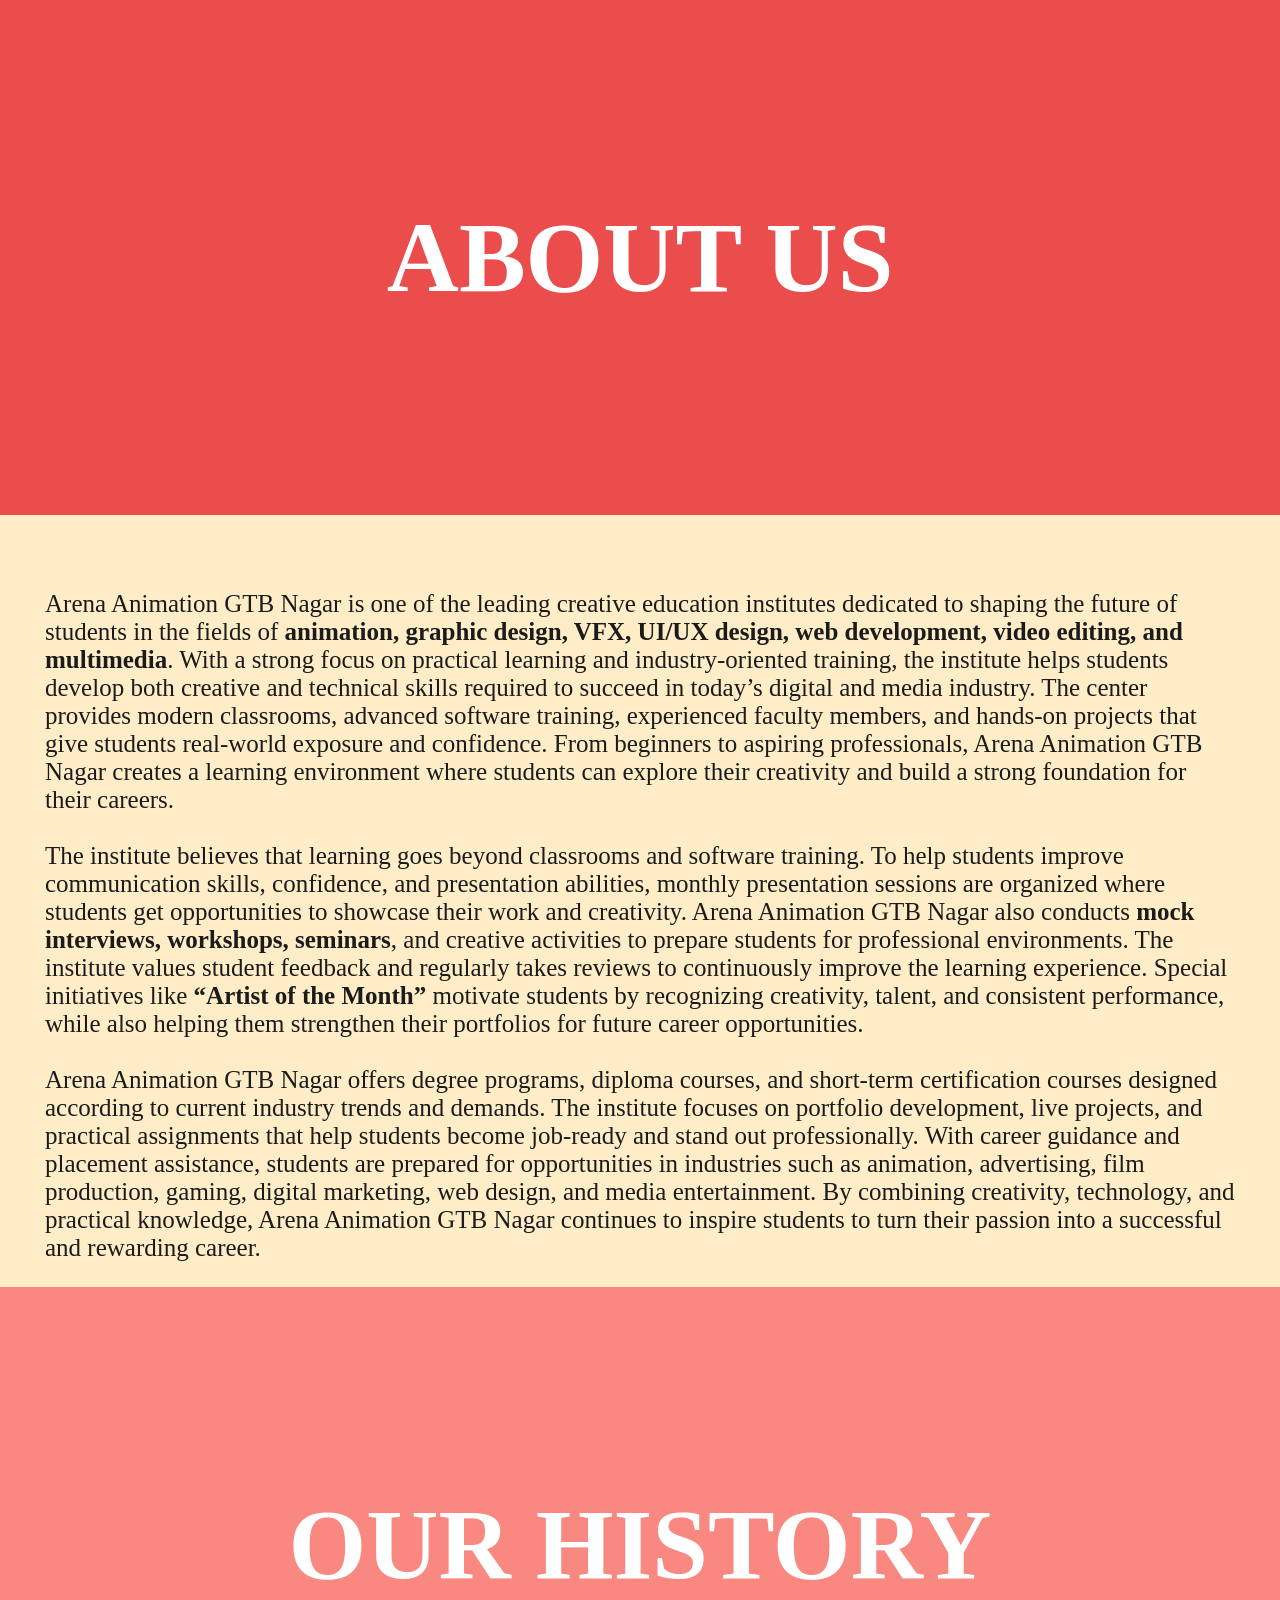
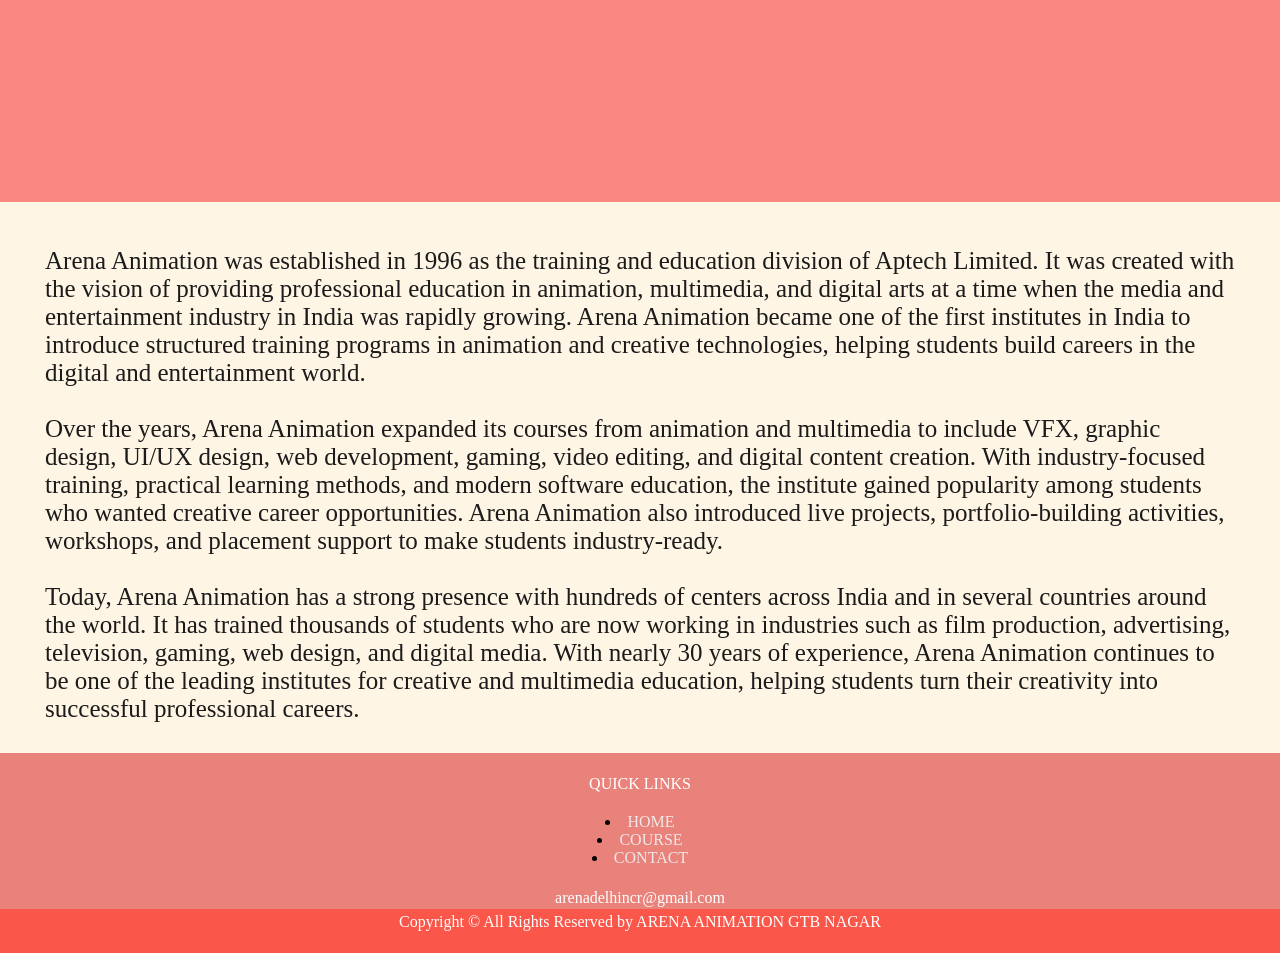
<file: aboutus.html>
<!DOCTYPE html>
<html lang="en">
<head>
    <meta charset="UTF-8">
    <meta name="viewport" content="width=device-width, initial-scale=1.0">
    <link
    rel="stylesheet"
    href="https://cdnjs.cloudflare.com/ajax/libs/animate.css/4.1.1/animate.min.css"
  />
    <title>About Us</title>
</head>
<section class="about">
    <div class="head"><h1 class="animate__animated animate__fadeInLeftBig">
    ABOUT US
</h1>
</div>
<p class="animate__animated animate__fadeInLeftBig">
    Arena Animation GTB Nagar is one of the leading creative education institutes dedicated to shaping the future of students in the fields of <b>animation, graphic design, VFX, UI/UX design, web development, video editing, and multimedia</b>. With a strong focus on practical learning and industry-oriented training, the institute helps students develop both creative and technical skills required to succeed in today’s digital and media industry. The center provides modern classrooms, advanced software training, experienced faculty members, and hands-on projects that give students real-world exposure and confidence. From beginners to aspiring professionals, Arena Animation GTB Nagar creates a learning environment where students can explore their creativity and build a strong foundation for their careers.<br><br>The institute believes that learning goes beyond classrooms and software training. To help students improve communication skills, confidence, and presentation abilities, monthly presentation sessions are organized where students get opportunities to showcase their work and creativity. Arena Animation GTB Nagar also conducts <b>mock interviews, workshops, seminars</b>, and creative activities to prepare students for professional environments. The institute values student feedback and regularly takes reviews to continuously improve the learning experience. Special initiatives like <b>“Artist of the Month”</b> motivate students by recognizing creativity, talent, and consistent performance, while also helping them strengthen their portfolios for future career opportunities.<br><br>Arena Animation GTB Nagar offers degree programs, diploma courses, and short-term certification courses designed according to current industry trends and demands. The institute focuses on portfolio development, live projects, and practical assignments that help students become job-ready and stand out professionally. With career guidance and placement assistance, students are prepared for opportunities in industries such as animation, advertising, film production, gaming, digital marketing, web design, and media entertainment. By combining creativity, technology, and practical knowledge, Arena Animation GTB Nagar continues to inspire students to turn their passion into a successful and rewarding career.
</p>
</section>
<section class="history">
    <h1 class="animate__animated animate__fadeInLeftBig">
        OUR HISTORY
    </h1>
    <p class="animate__animated animate__fadeInLeftBig">
        Arena Animation was established in 1996 as the training and education division of Aptech Limited. It was created with the vision of providing professional education in animation, multimedia, and digital arts at a time when the media and entertainment industry in India was rapidly growing. Arena Animation became one of the first institutes in India to introduce structured training programs in animation and creative technologies, helping students build careers in the digital and entertainment world.<br><br>Over the years, Arena Animation expanded its courses from animation and multimedia to include VFX, graphic design, UI/UX design, web development, gaming, video editing, and digital content creation. With industry-focused training, practical learning methods, and modern software education, the institute gained popularity among students who wanted creative career opportunities. Arena Animation also introduced live projects, portfolio-building activities, workshops, and placement support to make students industry-ready.<br><br>Today, Arena Animation has a strong presence with hundreds of centers across India and in several countries around the world. It has trained thousands of students who are now working in industries such as film production, advertising, television, gaming, web design, and digital media. With nearly 30 years of experience, Arena Animation continues to be one of the leading institutes for creative and multimedia education, helping students turn their creativity into successful professional careers.
    </p>
</section>
<body>
<style>
    *{
        padding: 0%;
        margin: 0%;
        scroll-behavior: smooth;
    }
    .about h1{
        text-align: center;
         background: #EB4C4C;
         margin-bottom: 50px;
         padding: 200px;
         color: rgb(255, 255, 255);
         
         font-size: 100px;
         
    }
    .about p{
        margin-left: 20px;
        margin-right: 20px;
        font-size: 25px;
        color: rgb(27, 27, 27);
        margin-bottom: 25px;
        padding: 25px;
    }
    .about {
       background:  #FFEDC7;
    }
    .history h1{
        text-align: center;
        background-color: #f88880 ;
        padding: 200px;
        margin-top: -25px;
        font-size: 100px;
        margin-bottom: 20px;
        color:white;
    }
    .history{
        background: #FFF5E5;
    }
    .history p{
        margin-left: 20px;
        margin-right: 20px;
        font-size: 25px;
        color: rgb(27, 27, 27);
        margin-bottom: 25px;
        padding: 25px;
        padding-bottom: 30px;

    }
    .footer {
        background: #e9827b;
        
        margin-top: -25px;
    }
    .footer p{
        color:white;
        text-align: center;
        padding:2px ;
    }
    .end{
        background: #fa564a;
        padding-top: 2px;
        padding-bottom: 20px; 
        font-weight: 200;
    }
    .foot{
        font-weight: 200;
        padding-top: 20px;
    }
    .quick{
        text-align: center;
        padding-top: 20px;
        font-weight: 200;
    }
    .quick p{
        padding-bottom: 20px;
        color: white;
    }
    @media(max-width:600px){
       .head h1{
        font-size: 45px;
        padding: 0;
        padding-top: 100px;
        padding-bottom: 100px;

       }
    .about p{
        margin-left: 20px;
        margin-right: 20px;
        font-size: 20px;
        color: rgb(27, 27, 27);
        margin-bottom: 25px;
        padding: 0;
        padding-left: 10px;
        padding-right: 10px;
        padding-bottom: 50px;
    }
    .about {
       background:  #FFF5E5;
    }
    .history h1{
        font-size: 45px;
        padding: 0;
        padding-top: 100px;
        padding-bottom: 100px;
    }
    .history{
        background: #FFF5E5;
    }
    .history p{
        margin-left: 20px;
        margin-right: 20px;
        font-size: 20px;
        color: rgb(27, 27, 27);
        margin-bottom: 25px;
        padding: 0;
        padding-left: 10px;
        padding-right: 10px;
        padding-bottom: 50px;

    }
    .footer {
        background: #e9827b;
        
        margin-top: -25px;
    }
    .footer p{
        color:white;
        text-align: center;
        padding:2px ;
    }
    .end{
        background: #fa564a;
        padding-top: 2px;
        padding-bottom: 20px; 
        font-weight: 200;
    }
    .foot{
        font-weight: 200;
        padding-top: 20px;
    }
    .quick{
        text-align: center;
        padding-top: 20px;
        font-weight: 200;
    }
    .quick p{
        padding-bottom: 20px;
        color: white;
    }
    
    }
    @media only screen and (min-width: 768px) and (max-width: 1024px) {
            .head h1{
        font-size: 45px;
        padding: 0;
        padding-top: 100px;
        padding-bottom: 100px;

       }
    .about p{
        margin-left: 20px;
        margin-right: 20px;
        font-size: 20px;
        color: rgb(27, 27, 27);
        margin-bottom: 25px;
        padding: 0;
        padding-left: 10px;
        padding-right: 10px;
        padding-bottom: 50px;
    }
    .about {
       background:  #FFF5E5;
    }
    .history h1{
        font-size: 45px;
        padding: 0;
        padding-top: 100px;
        padding-bottom: 100px;
    }
    .history{
        background: #FFF5E5;
    }
    .history p{
        margin-left: 20px;
        margin-right: 20px;
        font-size: 20px;
        color: rgb(27, 27, 27);
        margin-bottom: 25px;
        padding: 0;
        padding-left: 10px;
        padding-right: 10px;
        padding-bottom: 50px;

    }
    .footer {
        background: #e9827b;
        
        margin-top: -25px;
    }
    .footer p{
        color:white;
        text-align: center;
        padding:2px ;
    }
    .end{
        background: #fa564a;
        padding-top: 2px;
        padding-bottom: 20px; 
        font-weight: 200;
    }
    .foot{
        font-weight: 200;
        padding-top: 20px;
    }
    .quick{
        text-align: center;
        padding-top: 20px;
        font-weight: 200;
    }
    .quick p{
        padding-bottom: 20px;
        color: white;
    }
    }
    a:link{color:rgb(239, 232, 232);text-decoration:none;}
a:visited{color:rgb(231, 223, 223);}
</style>
<section class="footer"> 
<footer class="animate__animated animate__fadeInLeftBig">
    <div class="quick">
        <p >
            QUICK LINKS
        </p>
    <li><a href="index.html">HOME</a></li>
                        
                        <li><a href="#COURSE">COURSE</a></li>
                        
                        <li><a href="#CONTACT">CONTACT</a></li>
                        </div>
    <div class="foot">
        <p class="email">arenadelhincr@gmail.com</p>
    </div>
    <div class="end">
     <P class="copyright">Copyright © All Rights Reserved by ARENA ANIMATION GTB NAGAR</P>
</div>
</footer>   
</section>
</body>
</html>
</file>
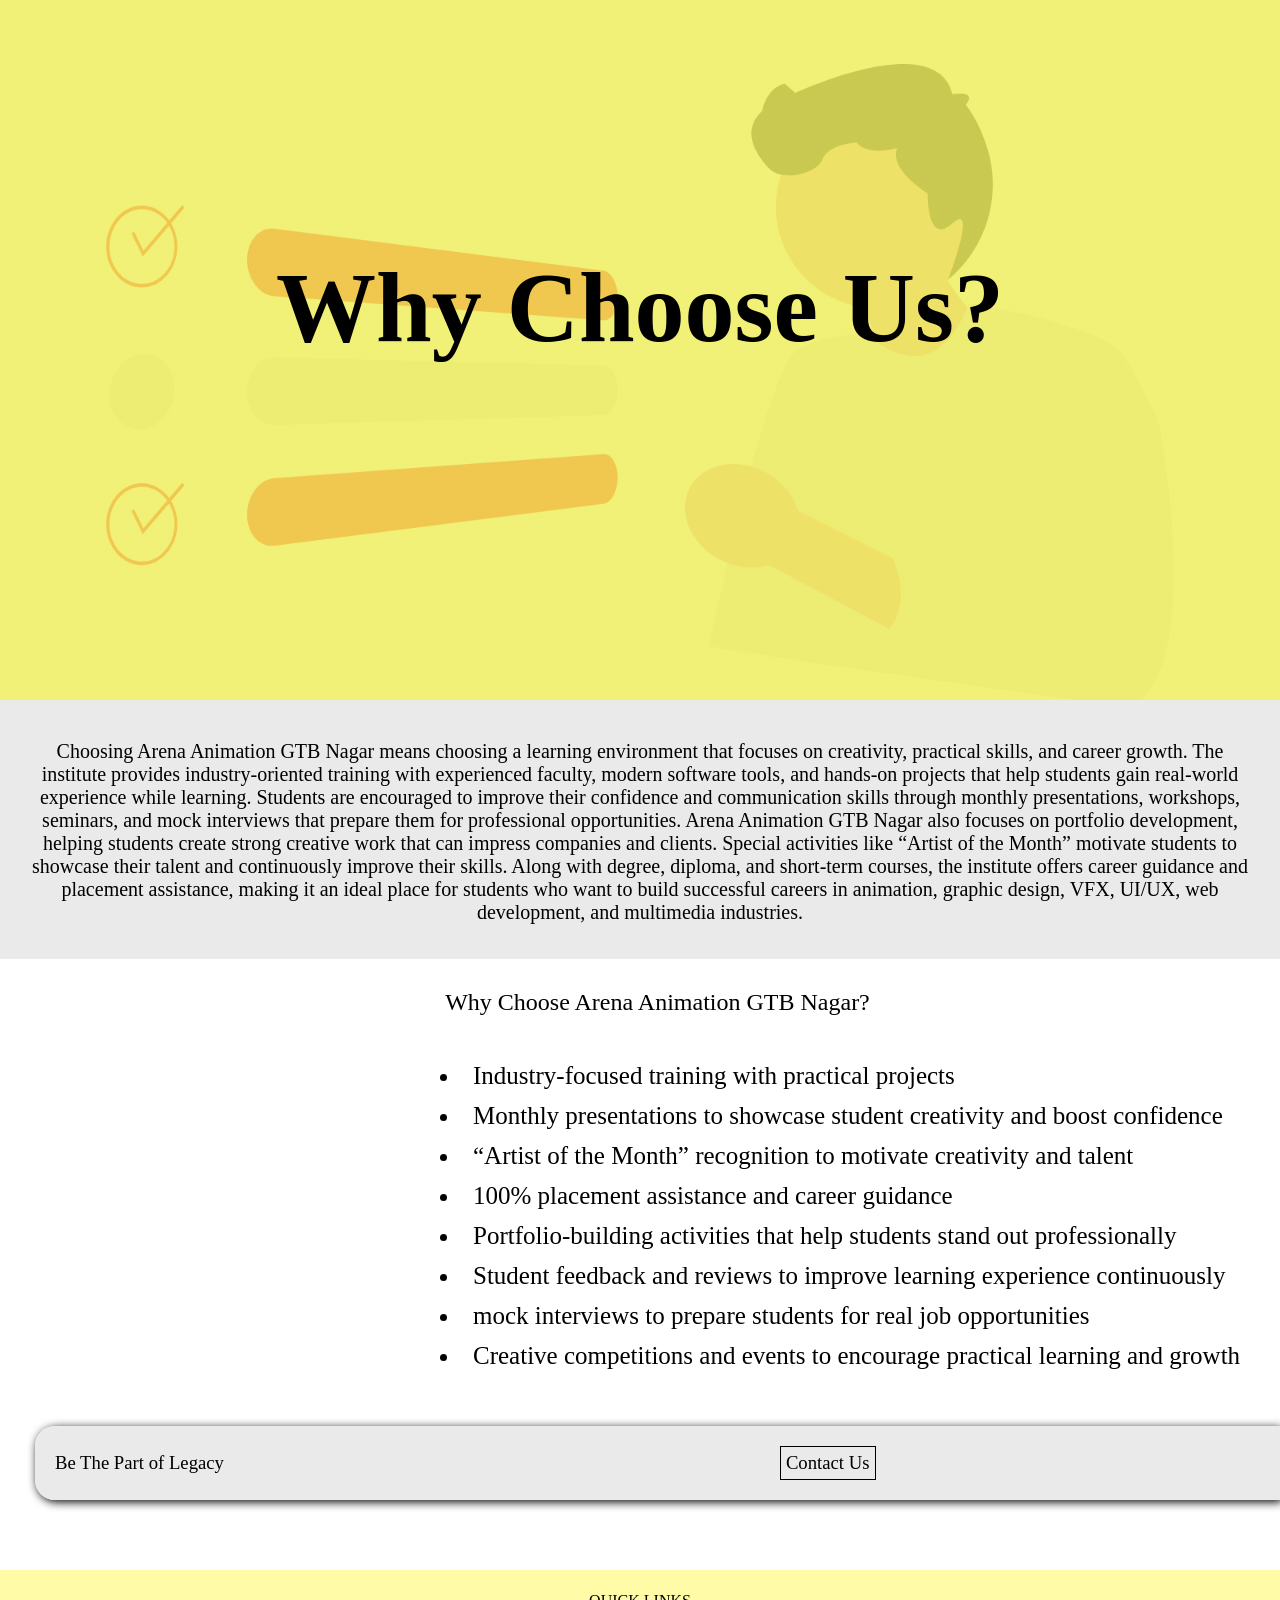
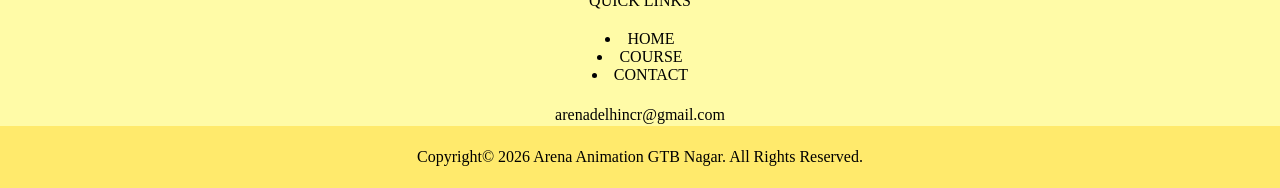
<file: choose.html>
<!DOCTYPE html>
<html lang="en">
<head>
    <meta charset="UTF-8">
    <meta name="viewport" content="width=device-width, initial-scale=1.0">
    <title>Choose us</title>
    <link rel="stylesheet" href="choose.css">
</head>
<body>
  <section class="header">
<h1>Why Choose Us?</h1>
  </section>
  <section class="reasons">
    <div class="wjh">
      <P>
        Choosing Arena Animation GTB Nagar means choosing a learning environment that focuses on creativity, practical skills, and career growth. The institute provides industry-oriented training with experienced faculty, modern software tools, and hands-on projects that help students gain real-world experience while learning. Students are encouraged to improve their confidence and communication skills through monthly presentations, workshops, seminars, and mock interviews that prepare them for professional opportunities. Arena Animation GTB Nagar also focuses on portfolio development, helping students create strong creative work that can impress companies and clients. Special activities like “Artist of the Month” motivate students to showcase their talent and continuously improve their skills. Along with degree, diploma, and short-term courses, the institute offers career guidance and placement assistance, making it an ideal place for students who want to build successful careers in animation, graphic design, VFX, UI/UX, web development, and multimedia industries.
      </P>
      <h1>Why Choose Arena Animation GTB Nagar?</h1>
      <ul>
        <li>Industry-focused training with practical projects</li>
        <li>Monthly presentations to showcase student creativity and boost confidence</li>
        <li>“Artist of the Month” recognition to motivate creativity and talent</li>
        <li>100% placement assistance and career guidance</li>
        <li>Portfolio-building activities that help students stand out professionally</li>
        <li>Student feedback and reviews to improve learning experience continuously</li>
        <li>mock interviews to prepare students for real job opportunities</li>
        <li>Creative competitions and events to encourage practical learning and growth</li>
      </ul>
      <section class="legacy">
      <h1>
        Be The Part of Legacy <a href="contact.html" class="visit">Contact Us </a></a>
      </h1>
      
      </section>

    </div>

  </section>
  <section class="footer"> 
<footer>
    <div class="quick">
        <p >
            QUICK LINKS
        </p>
    <li><a href="index.html">HOME</a></li>
                        
                        <li><a href="#COURSE">COURSE</a></li>
                      
                        <li><a href="#CONTACT">CONTACT</a></li>
                        </div>
    <div class="foot">
        <p class="email">arenadelhincr@gmail.com</p>
    </div>
    <div class="end">
     <P class="copyright">Copyright&copy; 2026 Arena Animation GTB Nagar. All Rights Reserved.</P>
</div>
</footer>   
</section>
</body>
</html>
</file>
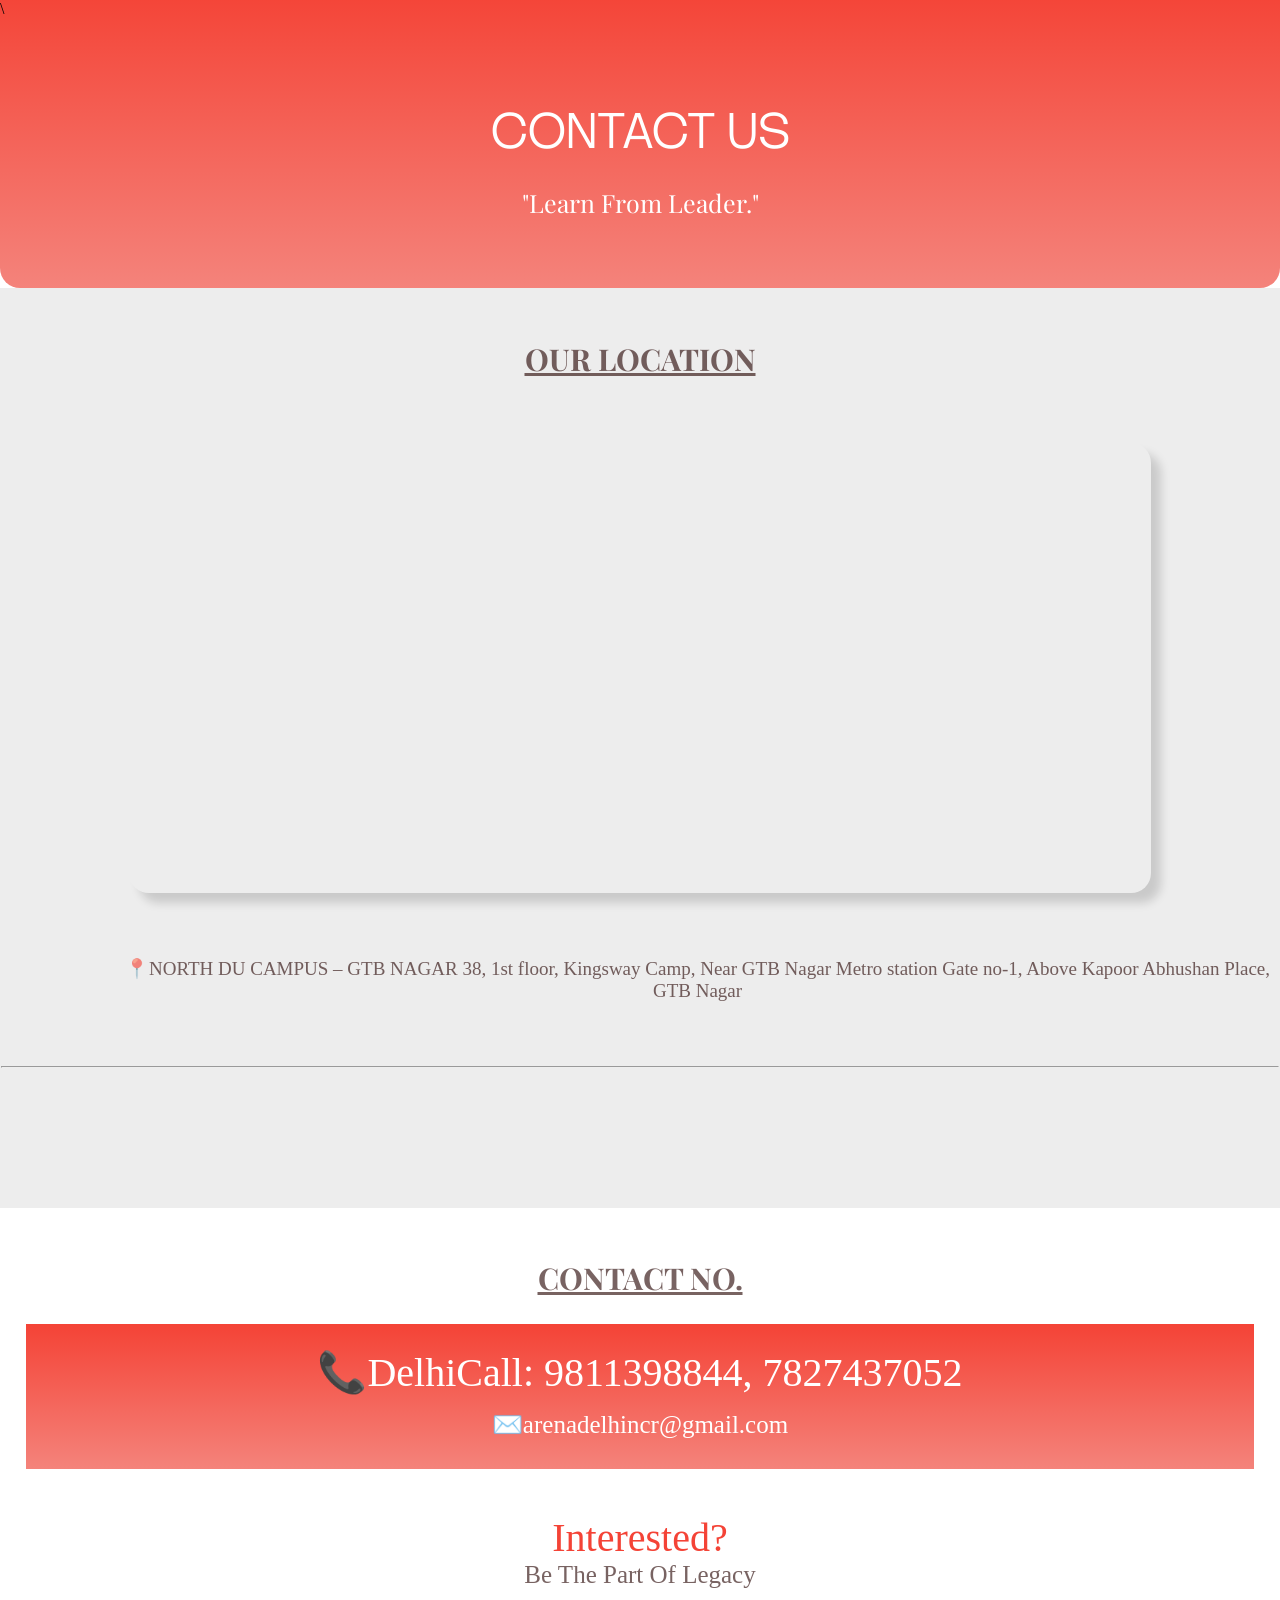
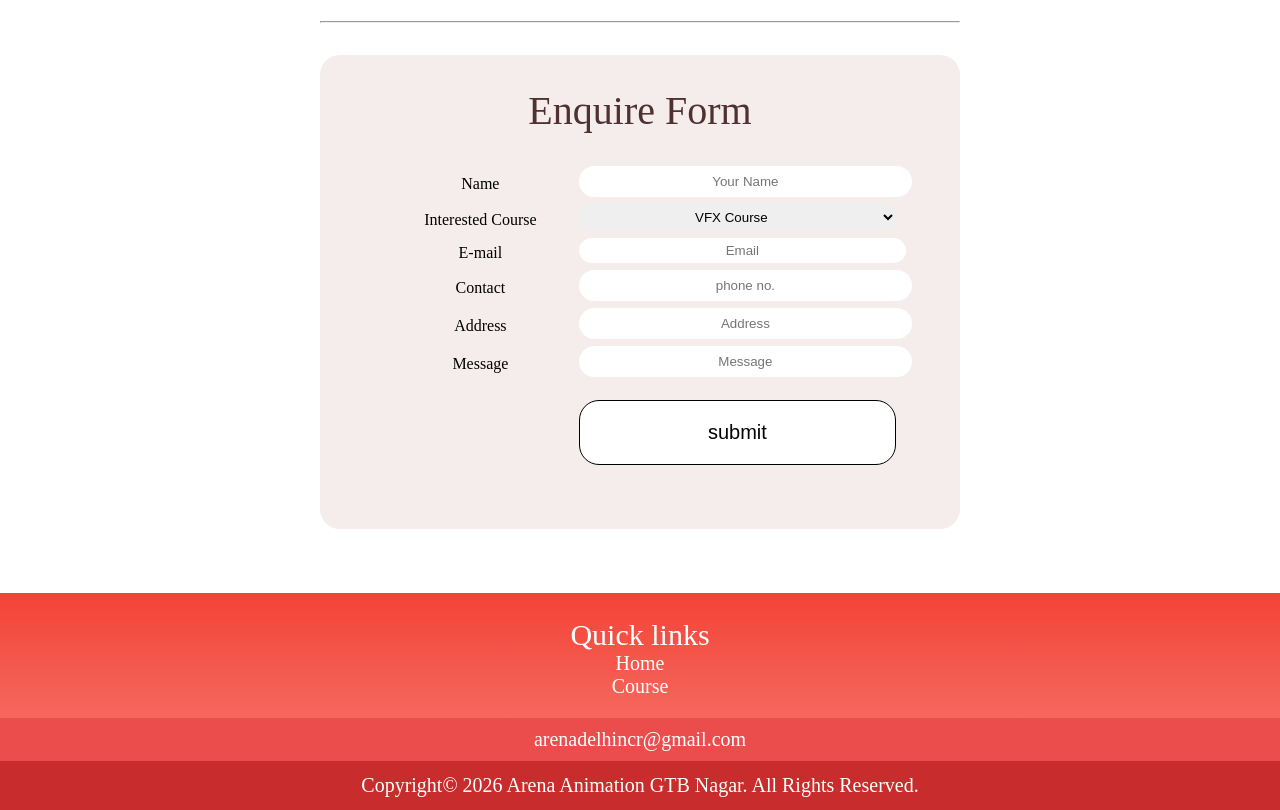
<file: contact.html>
<!DOCTYPE html>
<html lang="en">
<head>
    <meta charset="UTF-8">
    <meta name="viewport" content="width=device-width, initial-scale=1.0">\
   <link rel="preconnect" href="https://fonts.googleapis.com">
<link rel="preconnect" href="https://fonts.gstatic.com" crossorigin>
<link href="https://fonts.googleapis.com/css2?family=Stack+Sans+Headline:wght@200..700&display=swap" rel="stylesheet">
<link rel="preconnect" href="https://fonts.googleapis.com">
<link rel="preconnect" href="https://fonts.gstatic.com" crossorigin>
<link href="https://fonts.googleapis.com/css2?family=Playfair+Display:ital,wght@0,400..900;1,400..900&display=swap" rel="stylesheet">  
<link rel="preconnect" href="https://fonts.googleapis.com">
<link rel="preconnect" href="https://fonts.gstatic.com" crossorigin>
<link href="https://fonts.googleapis.com/css2?family=Playfair+Display:ital,wght@0,400..900;1,400..900&display=swap" rel="stylesheet">
    <title>Arena animation</title>
</head>
<body>
    <section class="header">
    <h1>

        CONTACT US <br><span>"Learn From Leader."</span>
        </h1>
    </section>
    <section class="loc">
        <h2><u>OUR LOCATION</u></h2>
    <div class="iframe">
     <iframe src="https://www.google.com/maps/embed?pb=!1m18!1m12!1m3!1d1035.2415973018733!2d77.20446621146476!3d28.70032837027058!2m3!1f0!2f0!3f0!3m2!1i1024!2i768!4f13.1!3m3!1m2!1s0x390cfdee23a9f1fd%3A0x7eeb2fefc55b4be6!2sArena%20Animation%20-%20Best%20Animation%20Institute%20in%20Delhi!5e0!3m2!1sen!2sin!4v1776247327960!5m2!1sen!2sin" width="600" height="450" style="border:0;" allowfullscreen="" loading="lazy" referrerpolicy="no-referrer-when-downgrade"  ></iframe>
     
    </div>
    <p>📍NORTH DU CAMPUS – GTB NAGAR
     38, 1st floor, Kingsway Camp, Near GTB Nagar Metro station Gate no-1, Above Kapoor Abhushan Place, GTB Nagar   
    <hr></p>
</section>
    <section class="contact">
        <div class="cont">
            <h1>
                <u>CONTACT NO.</u>
            </h1>
            <p>📞DelhiCall: 9811398844, 7827437052<br><span> ✉️arenadelhincr@gmail.com</span></p>
        </div>
    </section>
    <main>
   
        
        <h1>
            Interested?
        </h1>
        <p>Be The Part Of Legacy<hr></p> 
        <div class="frm">
    <table border="0" cellpadding="10">
        <caption>Enquire Form<form:get></caption>
        <tr>
            <td><label for="yourname"> Name</label></td>
            <td><input title=" Your Name" placeholder="Your Name" id="yourname" type="text" required></td>
        </tr>
        <tr>
            <td><label>Interested Course
            </label>
            </td>
            <td>
                <select>
                    <option value="vfx">VFX Course</option>
                   <option value="uiux">UI/UX Design</option>
                   <option value="game">Game Design</option>
                   <option value="animation">Animation</option>
                   <option value="web">Web Design</option>

                </select>
            </td>
        </tr>
        <tr>
            <td><label>E-mail</label></td>
            <td><input type="email" placeholder="Email"></td>
        </tr>
        <tr>
        <td>
            <label for="contact">Contact</label></td>
            <td><input title="Phone no." placeholder="phone no." id="contact" type="text" required></td>
        </td>
</tr>
<tr>
    <td>
        <label for="address">Address</label>
    </td>
    <td><input title="address" placeholder="Address" id="address" type="text" required></td>
</tr>
<tr>
    <td>
        <label for="mssg">Message</label>
    </td>
    <td><input title="mssg" placeholder="Message" id="mssg" type="text" required></td>
</tr>
<tr>
    <td></td>
    <td><input type="submit" value="submit">
    
    </td>
</tr>
    </table>
    </div>
    </section>
    </form:get>
</main>

    </body>
<footer >
   
  <h3>Quick links</h3>
<p><a href="index.html">Home</a></p>
<p><a href="course.html">Course</a>
   </p> 
   <div class="foot">
    <p class="email">arenadelhincr@gmail.com</p>
    </div>
    <div class="end">
     <P class="copyright">Copyright&copy; 2026 Arena Animation GTB Nagar. All Rights Reserved.</P>
</div>
</footer>
<STYLE>

    *{
        padding: 0%;margin: 0%;
    }
    h1 span {
font-family: "Playfair Display", serif;
  font-optical-sizing: auto;
  font-size: 25px;
  font-style: normal;
    }
    .header{height: 300px;margin-top: -30px;
        background: linear-gradient(#f44336,#f4837b);border-bottom-left-radius: 20px;border-bottom-right-radius:20px ;
    }
   .header h1{color: white;padding: 110px;
        text-align: center;font-size: 50px;

  font-family: "Stack Sans Headline", sans-serif;
  font-optical-sizing: auto;
  
  font-style: normal;

    }
    .loc{padding: 1px;
        background: rgba(233, 233, 233, 0.807);padding-bottom: 1%;
    }
 .iframe{margin-top: 5%;
    display: flex;justify-content: center;
 }
 iframe{border-radius: 20px;
    width: 80%; box-shadow: 10px 10px 10px rgba(0, 0, 0, 0.148);  
 }
 .loc h2{
    text-align: center;
    padding-top: 50px;color: #2705039f;
    font-family: "Playfair Display", serif;
  font-optical-sizing: auto;
  font-weight:700;font-size: 30px;
  font-style: normal;
}
.loc p{
    padding-left: 9%;padding-top: 5%;font-size: 19px;
}
.cont h1{
        text-align: center;
    padding-top: 50px;color: #2705039f;
    font-family: "Playfair Display", serif;
  font-optical-sizing: auto;
  font-weight:700;font-size: 30px;
  font-style: normal;

}
.cont p{text-align:center;background: linear-gradient(#f44336,#f4837b);margin-top:1%; padding-left: 9%;font-size: 40px;color: white;font-weight: 100;padding: 2%;
margin: 2%;
}
p span{
    font-size: 25px;
}
.frm{border-radius: 20px;
   background-color:rgba(243, 232, 232, 0.807) ;padding: 5%;
}
h1{
    color: #f44336;text-align: center;font-weight: 200;font-size: 40px;padding-top: 3%;
}
 p{
    text-align: center;font-size: 25px;color: #2705039f;padding-bottom: 5%;
}


main{
    text-align: center;
    width: 50%;
    margin: auto;
}
table{
    width: 100%;
    padding: 5%;
    
    
}
caption{
    font-size: 40px;color:#270503ce ;
}
body{
   
main{
text-align: center;
width: 50%;
margin: auto;margin-bottom: 5%;
}
table
{
    width: 100%;
    border:1px rgb(0, 0, 0);
    padding: 30px;
    border-radius: 10px;
    
}
input[type="text"]{text-align:center;width: 100%;padding:8px;margin-bottom:5px;border-radius: 20px;border: none;}

input[type="submit"]{width:100%;color: rgb(0, 0, 0);padding:20px;font-size: 20px;border-radius: 20px;margin-top: 5%;background: white;border: 1px solid black;}


input[type="email"]{text-align:center;width: 100%;padding:5px;margin-bottom:5px;border-radius: 20px;border: none;}

select{width: 100%;padding:5px;margin-bottom:5px;border-radius: 20px;border: none;text-align: center;}
input[type="submit"]:hover{
   background: linear-gradient(#f44336,#f4837b);
   color: white;border: none;
   transition: 0.30s;
}

}
footer{
    background: linear-gradient(#f44336,#f4837b);}



 a:link{color:rgb(255, 255, 255);text-decoration:none;}
a:visited{color:rgb(255, 255, 255);}
footer h3{color: white;text-align: center;
    padding-top: 2%;font-size: 30px;font-weight: 300;
}footer p{
    padding: 0;font-size: 20px;
}
.foot{
    background: #EB4C4C;padding: 10px;margin-top:20px;color: white;
}.email{
    color: white;
}
.end{
    background: #c92c2c;
    padding: 1%;
}.copyright{
    color: white;
}
@media screen and (max-width: 600px) {
    
    *{
        padding: 0%;margin: 0%;
    }
    h1 span {
 font-family: "Playfair Display", serif;
  font-optical-sizing: auto;
  font-size: 20px;
  font-style: normal;
    }
    .header{height: auto;
        background: linear-gradient(#f44336,#f4837b);border-bottom-left-radius: 20px;border-bottom-right-radius:20px ;
    }
   .header h1{color: white;padding: 100px;
        text-align: center;font-size: 35px;  font-family: "Stack Sans Headline", sans-serif;
  font-optical-sizing: auto;
  
  font-style: normal;
    }
    .loc{padding: 1px;
        background: rgba(233, 233, 233, 0.807);padding-bottom: 1%;
    }
 .iframe{margin-top: 5%;
    display: flex;justify-content: center;
 }
 iframe{border-radius: 20px;
    width: 80%; box-shadow: 10px 10px 10px rgba(0, 0, 0, 0.148);  
 }
 .loc h2{
    text-align: center;
    padding-top: 50px;color: #2705039f;
    font-family: "Playfair Display", serif;
  font-optical-sizing: auto;
  font-weight:700;font-size: 24px;
  font-style: normal;
}
.loc p{
    padding:2%;padding-top: 5%;font-size: 17px;
}
.cont h1{
        text-align: center;
    padding-top: 50px;color: #2705039f;
    font-family: "Playfair Display", serif;
  font-optical-sizing: auto;
  font-weight:700;font-size: 24px;
  font-style: normal;

}
.cont p{text-align:center;background: linear-gradient(#f44336,#f4837b);margin-top:1%; padding-left: 9%;font-size: 20px;color: white;font-weight: 100;padding: 2%;
margin: 2%;
}
p span{
    font-size: 18px;
}
.frm{
   background-color:rgba(243, 232, 232, 0.807) ;
}
h1{
    color: #f44336;text-align: center;font-weight: 200;font-size: 35px;padding-top: 5%;
}
 p{
    text-align: center;font-size: 20px;color: #2705039f;padding-bottom: 5%;
}
caption{
    font-size: 25px;color:#270503ce ;
}
body{
   
main{
text-align: center;
width: 100%;
margin: auto;margin-bottom: 5%;
}
table
{
    width: 100%;
    border:1px rgb(0, 0, 0);
    padding: 30px;
    border-radius: 10px;
    
}
input[type="text"]{text-align:center;width: 100%;padding:8px;margin-bottom:5px;border-radius: 20px;border: none;}

input[type="submit"]{width:100%;color: rgb(0, 0, 0);font-size: 20px;border-radius: 20px;margin-top: 5%;background: white;border: 1px solid black;}


input[type="email"]{text-align:center;width: 100%;padding:5px;margin-bottom:5px;border-radius: 20px;border: none;}

select{width: 100%;padding:5px;margin-bottom:5px;border-radius: 20px;border: none;text-align: center;}
input[type="submit"]:hover{
   background: linear-gradient(#f44336,#f4837b);
   color: white;
   transition: 0.30s;
}

}
footer{
    background: linear-gradient(#f44336,#f4837b);}



 a:link{color:rgb(255, 255, 255);text-decoration:none;}
a:visited{color:rgb(255, 255, 255);}
footer h3{color: white;text-align: center;
    padding-top: 2%;font-size: 30px;font-weight: 300;
}footer p{
    padding: 0;font-size: 20px;
}
.foot{
    background: #EB4C4C;padding: 10px;margin-top:20px;color: white;
}.email{
    color: white;font-size: 15px;
}
.end{
    background: #c92c2c;
    padding: 1%;
}.copyright{
    color: white;
    font-size: 15px;
}
footer h3{
    font-size: 22px;
}
}
@media only screen and (min-width: 768px) and (max-width: 1024px){
    
    *{
        padding: 0%;margin: 0%;
    }
    h1 span {
         font-family: "Playfair Display", serif;
  font-optical-sizing: auto;
  font-weight:200; font-size: 20px;
  font-style: normal;
    }
    .header{height: 300px;margin-top: -30px;
        background: linear-gradient(#f44336,#f4837b);border-bottom-left-radius: 20px;border-bottom-right-radius:20px ;
    }
   .header h1{color: white;padding: 110px;
        text-align: center;font-size: 50px;
    }
    .loc{padding: 1px;
        background: rgba(233, 233, 233, 0.807);padding-bottom: 1%;
    }
 .iframe{margin-top: 5%;
    display: flex;justify-content: center;
 }
 iframe{border-radius: 20px;
    width:80%; box-shadow: 10px 10px 10px rgba(0, 0, 0, 0.148);  
 }
 .loc h2{
    text-align: center;
    padding-top: 50px;color: #2705039f;
    font-family: "Playfair Display", serif;
  font-optical-sizing: auto;
  font-weight:700;font-size: 30px;
  font-style: normal;
}
.loc p{
    padding-left: 9%;padding-top: 5%;font-size: 19px;
}
.cont h1{
        text-align: center;
    padding-top: 50px;color: #2705039f;
    font-family: "Playfair Display", serif;
  font-optical-sizing: auto;
  font-weight:700;font-size: 30px;
  font-style: normal;

}
.cont p{text-align:center;background: linear-gradient(#f44336,#f4837b);margin-top:1%; padding-left: 9%;font-size: 30px;color: white;font-weight: 100;padding: 2%;
margin: 2%;
}
p span{
    font-size: 20px;
}
.frm{border-radius: 20px;
   background-color:rgba(243, 232, 232, 0.807) ;padding: 5%;
}
h1{
    color: #f44336;text-align: center;font-weight: 200;font-size: 40px;padding-top: 3%;
}
 p{
    text-align: center;font-size: 25px;color: #2705039f;padding-bottom: 5%;
}


main{
    text-align: center;
    width: 50%;
    margin: auto;
}
table{
    width: 100%;
    padding: 5%;
    
    
}
caption{
    font-size: 40px;color:#270503ce ;
}
body{
   
main{
text-align: center;
width: 100%;
margin: auto;margin-bottom: 5%;
}
table
{
    width: 100%;
    border:1px rgb(0, 0, 0);
    padding: 30px;
    border-radius: 10px;
    
}
input[type="text"]{text-align:center;width: 100%;padding:8px;margin-bottom:5px;border-radius: 20px;border: none;}

input[type="submit"]{width:100%;color: rgb(0, 0, 0);padding:20px;font-size: 20px;border-radius: 20px;margin-top: 5%;background: white;border: 1px solid black;}


input[type="email"]{text-align:center;width: 100%;padding:5px;margin-bottom:5px;border-radius: 20px;border: none;}

select{width: 100%;padding:5px;margin-bottom:5px;border-radius: 20px;border: none;text-align: center;}
input[type="submit"]:hover{
   background: linear-gradient(#f44336,#f4837b);
   color: white;
   transition: 0.30s;
}

}
footer{
    background: linear-gradient(#f44336,#f4837b);}



 a:link{color:rgb(255, 255, 255);text-decoration:none;}
a:visited{color:rgb(255, 255, 255);}
footer h3{color: white;text-align: center;
    padding-top: 2%;font-size: 30px;font-weight: 300;
}footer p{
    padding: 0;font-size: 20px;
}
.foot{
    background: #EB4C4C;padding: 10px;margin-top:20px;color: white;
}.email{
    color: white;
}
.end{
    background: #c92c2c;
    padding: 1%;
}.copyright{
    color: white;
}
footer h3{
    font-size: 25px;
}
}
</STYLE>
</html>
</file>
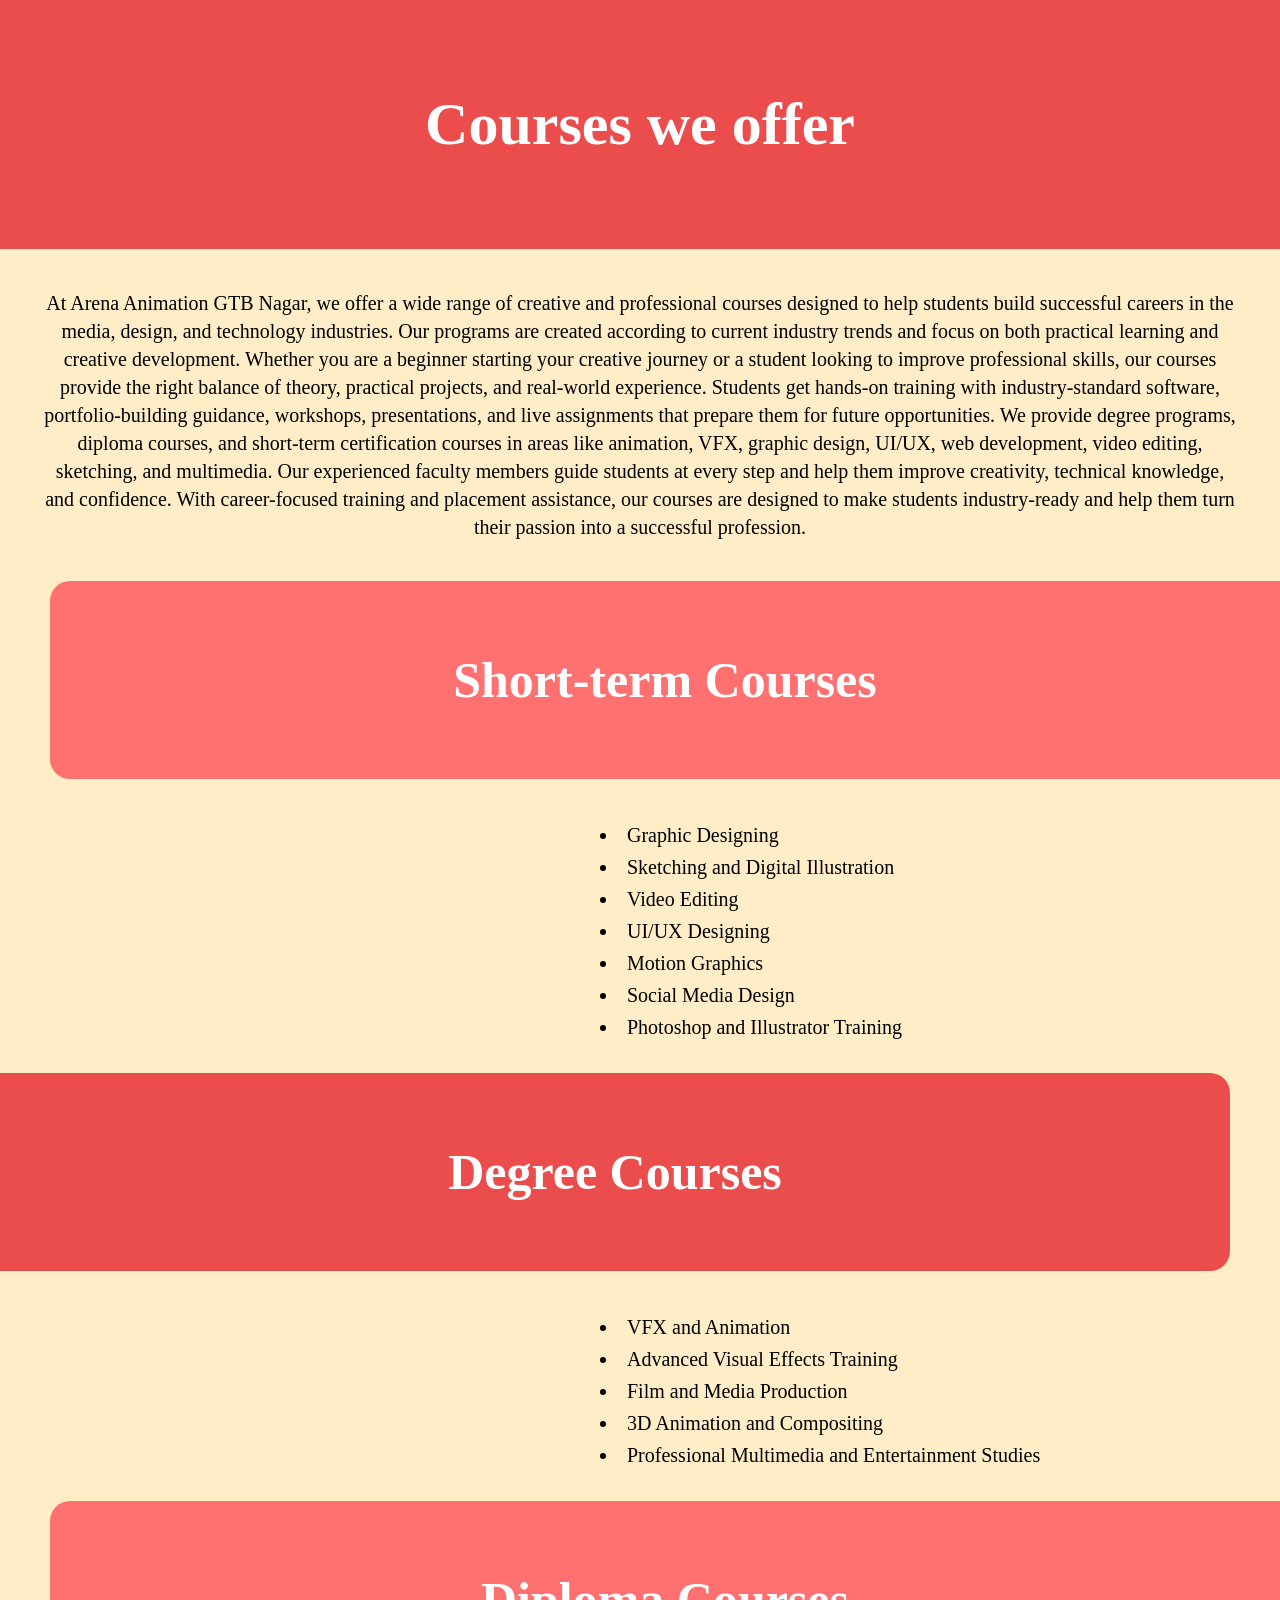
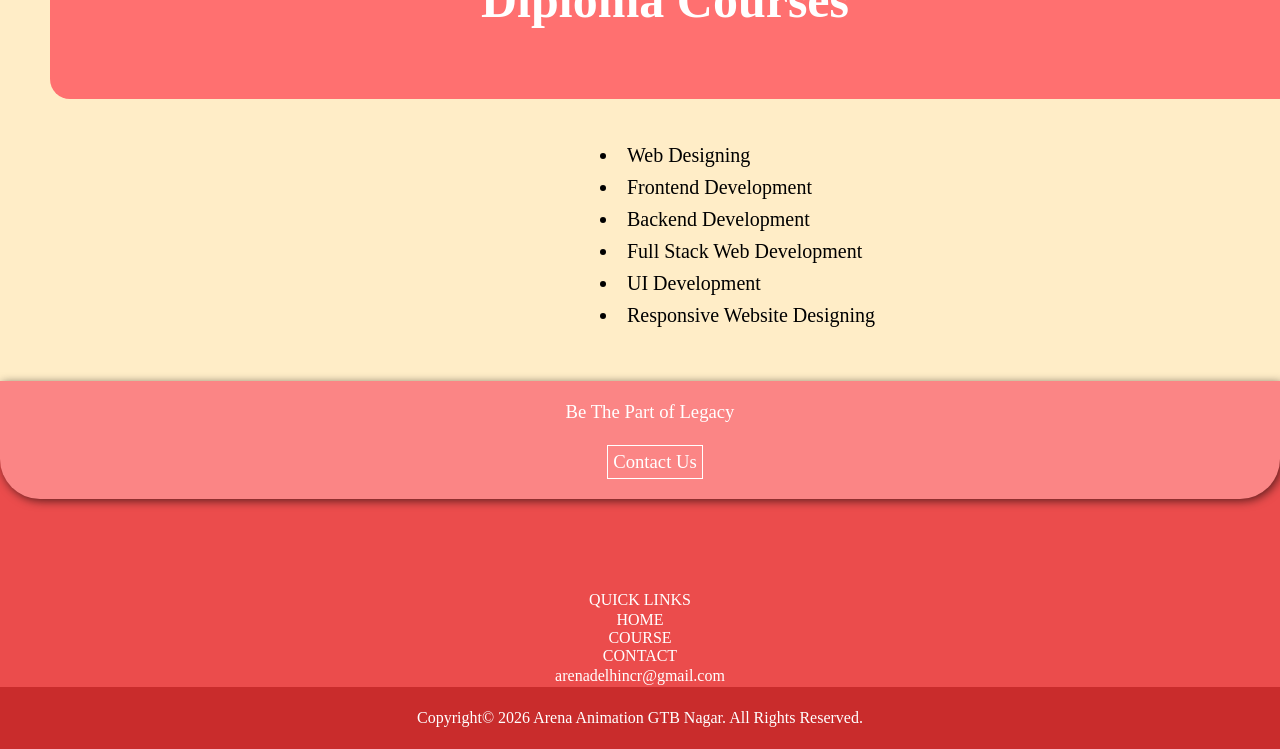
<file: course.html>
<!DOCTYPE html>
<html lang="en">
<head>
    <meta charset="UTF-8">
    <meta name="viewport" content="width=device-width, initial-scale=1.0">
    <title>Course</title>
</head>
<body>
    <section class="header">
        <h1>Courses we offer</h1>

    </section>
    <div class="cou">
<p>At Arena Animation GTB Nagar, we offer a wide range of creative and professional courses designed to help students build successful careers in the media, design, and technology industries. Our programs are created according to current industry trends and focus on both practical learning and creative development. Whether you are a beginner starting your creative journey or a student looking to improve professional skills, our courses provide the right balance of theory, practical projects, and real-world experience. Students get hands-on training with industry-standard software, portfolio-building guidance, workshops, presentations, and live assignments that prepare them for future opportunities. We provide degree programs, diploma courses, and short-term certification courses in areas like animation, VFX, graphic design, UI/UX, web development, video editing, sketching, and multimedia. Our experienced faculty members guide students at every step and help them improve creativity, technical knowledge, and confidence. With career-focused training and placement assistance, our courses are designed to make students industry-ready and help them turn their passion into a successful profession.</p>
    </div>
    <section class="sho">
        <a href="short.html">
        <h1>
            Short-term Courses
        </h1></a>
        <p>
         <ul>
            <li>Graphic Designing</li>
            <li>Sketching and Digital Illustration</li>
            <li>Video Editing</li>
            <li>UI/UX Designing</li>
            <li>Motion Graphics</li>
            <li>Social Media Design</li>
            <li>Photoshop and Illustrator Training</li>
         </ul>   
        </p></section>
        <section class="deee"><a href="deegree.html">
            <h1>Degree Courses </h1></a>
            <ul>
                <li>VFX and Animation</li>
                <li>Advanced Visual Effects Training</li>
                <li>Film and Media Production</li>
                <li>3D Animation and Compositing</li>
                <li>Professional Multimedia and Entertainment Studies</li>
                
            
            </ul>
       
   </section>
   <section class="di"><a href="diploma.html">
    <h1>Diploma Courses</h1></a>
    <ul>
        <li>Web Designing</li>
        <li>Frontend Development</li>
        <li>Backend Development</li>
        <li>Full Stack Web Development</li>
        <li>UI Development</li>
        <li>Responsive Website Designing</li>
    </ul>
   </section>
  <section class="footer"> 
<footer class="animate__animated animate__fadeInLeftBig">
    <section class="legacy">
      <h1>
        Be The Part of Legacy <br><br><a href="" class="visit">Contact Us </a></a>
      </h1>
      
      </section>
    <div class="quick">
        <p >
            QUICK LINKS
        </p>
        <ul>
    <li><a href="index.html">HOME</a></li>
                        
                        <li><a href="#COURSE">COURSE</a></li>
                        <li><a href="#CONTACT">CONTACT</a></li>
            </ul>
                    </div>
    
        <p class="email">arenadelhincr@gmail.com</p>
    </div>
    <div class="end">
     <P class="copyright">Copyright&copy; 2026 Arena Animation GTB Nagar. All Rights Reserved.</P>
</div>
</footer>   </section>
</body>

</html>
<style>
    *{
        padding: 0%;
        margin:0%;
        }
    html{
        scroll-behavior: smooth;
    }
          .visit{
    display: inline-block;
    text-decoration: none;
    color: white;
    border: 1px solid white;
    padding: 5px;
    background: transparent;
    position: relative;
    cursor: pointer;
    //margin-top:30px ;
   margin-left:10px;

}
.visit:hover{
    border: #f44336;
    background: #f44336;
    color: white;
    transition: 1s ;
}

        .legacy h1{
        background-color:#fb8585;
        padding-bottom: 20px;
        font-weight: 100;color: white;
        padding-top:20px;
        margin-top: 50px;
        /*border-top-left-radius: 20px;*/
        border-bottom-left-radius: 40px;
        border-bottom-right-radius: 40px;
        text-align: center;
        box-shadow: 2px 2px 10px rgba(0, 0, 0, 0.608);
        padding-left: 20px;
        margin-bottom: 70px;
        //box-shadow: 2px 2px 10px black;}
    .header{
background: #EB4C4C ;
    }
    .header h1{
        padding-top: 90px;
        padding-bottom: 90px;
        text-align: center;
        color: white;
        font-size: 60px;
        
    }body{
        background: #FFEDC7;
    }.cou p{text-align: center;padding: 40px;color: #000000;font-size: 20px;line-height: 1.4;}
.sho h1{
    text-align: center;
    background:#FF7070 ;
    color: white;
    margin-left: 50px;
    border-top-left-radius:  20px; border-bottom-left-radius:  20px;
    padding: 70px;font-size: 50px;margin-bottom: 40px;
}
.sho{
    background: #FFEDC7;
}
.sho ul li{
    list-style-position: inside;background: ;
    margin-left: 600px;font-size: 20px;line-height: 1.6;
}
.deee h1{margin-top: 30px;
text-align: center;
    background:#EB4C4C ;
    color: white;
    margin-right: 50px;
    margin-top: ;
    border-top-right-radius:  20px; border-bottom-right-radius:  20px;
    padding: 70px;font-size: 50px;margin-bottom: 40px;
}.deee{
    background: #FFEDC7;
}
.deee ul li{
    list-style-position: inside;background: ;
    margin-left: 600px;font-size: 20px;line-height: 1.6;
} 
.di h1{margin-top: 30px;
    text-align: center;
    background:#FF7070 ;
    color: white;
    margin-left: 50px;
    border-top-left-radius:  20px; border-bottom-left-radius:  20px;
    padding: 70px;font-size: 50px;margin-bottom: 40px;
}
.di{
 margin-bottom: 30px;   background: #FFEDC7;
}
.di ul li{
    list-style-position: inside;background: ;
    margin-left: 600px;font-size: 20px;line-height: 1.6;
} a:link{color:rgb(255, 255, 255);text-decoration:none;}
a:visited{color:rgb(255, 255, 255);}
.foot{
        font-weight: 200;
        padding-top: 20px;
    }
    .quick{
        text-align: center;
        padding-top: 20px;
        font-weight: 200;
    }
    .quick p{
        padding-bottom: 20px;
        
    }
    .footer {
        background: #EB4C4C;
        margin-top: 20px;
    }
    .footer p{
        color:white;
        text-align: center;
        padding:2px ;
    }
    .end{
        background: #c92c2c;
        padding-top: 20px;
        padding-bottom: 20px; 
        font-weight: 200;
     
        
    }
    @media screen and (max-width: 767px){
 *{
        padding: 0%;
        margin:0%;
        }
    html{
        scroll-behavior: smooth;
    }
          .visit{
    display: inline-block;
    text-decoration: none;
    color: white;
    border: 1px solid white;
    padding: 5px;font-size: 20px;
    background: transparent;
    position: relative;
    cursor: pointer;
    //margin-top:30px ;
   margin-left:10px;

}
.visit:hover{
    border: #f44336;
    background: #f44336;
    color: white;
    transition: 1s ;
}

        .legacy h1{
        background-color:#fb8585;
        padding-bottom: 20px;font-size: 30px;
        font-weight: 100;color: white;
        padding-top:20px;
        margin-top: 50px;
        /*border-top-left-radius: 20px;*/
        border-bottom-left-radius: 40px;
        border-bottom-right-radius: 40px;
        text-align: center;
        box-shadow: 2px 2px 10px rgba(0, 0, 0, 0.608);
        padding-left: 20px;
        margin-bottom: 70px;
        //box-shadow: 2px 2px 10px black;}
    .header{
background: #EB4C4C;
    }
    .header h1{
        padding-top: 70px;
        padding-bottom: 70px;
        text-align: center;
        color: #ffffff;
        font-size: 40px;
        
    }body{
        background: #FFEDC7;
    }.cou p{text-align: center;padding: 20px;color: #000000;font-size: 17px;line-height: 1.3;}
.sho h1{
    text-align: center;
    background:#FF7070 ;
    color: white;
    margin-left: 50px;
    border-top-left-radius:  20px; border-bottom-left-radius:  20px;
    padding: 50px;font-size: 30px;margin-bottom: 10px;
}
.sho{
    background: #FFEDC7;
}
.sho ul li{
    list-style-position: inside;
    margin-left: 20px;font-size: 17px;line-height: 1.6;
}
.deee h1{margin-top: 30px;
text-align: center;
    background:#EB4C4C;
    color: white;
    margin-right: 50px;
    margin-top: ;
    border-top-right-radius:  20px; border-bottom-right-radius:  20px;
    padding: 50px;font-size: 30px;margin-bottom: 10px;
}.deee{
    background: #FFEDC7;
}
.deee ul li{
    list-style-position: inside;background: ;
    margin-left: 20px;font-size: 17px;line-height: 1.6;
} 
.di h1{margin-top: 30px;
    text-align: center;
    background:#FF7070 ;
    color: white;
    margin-left: 50px;
    border-top-left-radius:  20px; border-bottom-left-radius:  20px;
    padding: 50px;font-size: 30px;margin-bottom: 10px;
}
.di{
 margin-bottom: 30px;   background: #FFEDC7;
}
.di ul li{
    list-style-position: inside;background: ;
    margin-left: 20px;font-size: 17px;line-height: 1.6;
} a:link{color:rgb(255, 255, 255);text-decoration:none;}
a:visited{color:rgb(255, 255, 255);}
.foot{
        font-weight: 200;
        padding-top: 20px;
    }
    .quick{
        text-align: center;
        padding-top: 20px;
        font-weight: 200;
    }
    .quick p{
        padding-bottom: 20px;
        
    }
    .footer {
        background: #EB4C4C;
        margin-top: 20px;
    }
    .footer p{
        color:white;
        text-align: center;
        padding:2px ;
    }
    .end{
        background: #c92c2c;
        padding-top: 20px;font-size: 17px;
        padding-bottom: 20px; 
        font-weight: 200;
     }
    }

    @media only screen and (min-width: 768px) and (max-width: 1024px){
 *{
        padding: 0%;
        margin:0%;
        }
    html{
        scroll-behavior: smooth;
    }
          .visit{
    display: inline-block;
    text-decoration: none;
    color: white;font-size: 30px;
    border: 1px solid white;
    padding: 5px;
    background: transparent;
    position: relative;
    cursor: pointer;
    //margin-top:30px ;
   margin-left:10px;

}
.visit:hover{
    border: #f44336;
    background: #f44336;
    color: white;
    transition: 1s ;
}

        .legacy h1{
        background-color:#FF7070;
        padding-bottom: 20px;
        font-weight: 100;color: white;
        padding-top:20px;
        margin-top: 50px;
        /*border-top-left-radius: 20px;*/
        border-bottom-left-radius: 40px;
        border-bottom-right-radius: 40px;
        text-align: center;
        box-shadow: 2px 2px 10px rgba(0, 0, 0, 0.608);
        padding-left: 20px;
        margin-bottom: 70px;
        //box-shadow: 2px 2px 10px black;}
    .header{
background: #EB4C4C;
    }
    .header h1{
        padding-top: 80px;
        padding-bottom: 80px;
        text-align: center;
        color: white;
        font-size: 50px;
        
    }body{
        background: #FFEDC7;
    }.cou p{text-align: center;padding: 40px;color: #000000;font-size: 20px;line-height: 1.4;}
.sho h1{
    text-align: center;
    background:#FF7070 ;
    color: white;
    margin-left: 50px;
    border-top-left-radius:  20px; border-bottom-left-radius:  20px;
    padding: 50px;font-size: 40px;margin-bottom: 40px;
}
.sho{
    background: #FFEDC7;
}
.sho ul li{
    list-style-position: inside;background: ;
    margin-left: 40%;font-size: 20px;line-height: 1.6;
}
.deee h1{margin-top: 30px;
text-align: center;
    background:#EB4C4C ;
    color: white;
    margin-right: 50px;
    margin-top: ;
    border-top-right-radius:  20px; border-bottom-right-radius:  20px;
    padding: 50px;font-size: 40px;margin-bottom: 40px;
}.deee{
    background: #FFEDC7;
}
.deee ul li{
    list-style-position: inside;background: ;
    margin-left: 40%;font-size: 20px;line-height: 1.6;
} 
.di h1{margin-top: 30px;
    text-align: center;
    background:#FF7070 ;
    color: white;
    margin-left: 50px;
    border-top-left-radius:  20px; border-bottom-left-radius:  20px;
    padding: 50px;font-size: 30px;margin-bottom: 40px;
}
.di{
 margin-bottom: 30px;   background: #FFEDC7;
}
.di ul li{
    list-style-position: inside;background: ;
    margin-left: 40%;font-size: 20px;line-height: 1.6;
} a:link{color:rgb(255, 255, 255);text-decoration:none;}
a:visited{color:rgb(255, 255, 255);}
.foot{
        font-weight: 200;
        padding-top: 20px;
    }
    .quick{
        text-align: center;
        padding-top: 20px;
        font-weight: 200;
    }
    .quick p{
        padding-bottom: 20px;
        
    }
    .footer {
        background: #EB4C4C;
        margin-top: 20px;
    }
    .footer p{
        color:white;
        text-align: center;
        padding:2px ;
    }
    .end{
        background: #c92c2c;
        padding-top: 20px;
        padding-bottom: 20px; 
        font-weight: 200;
     
        
    }
    }
    



</style>
</file>
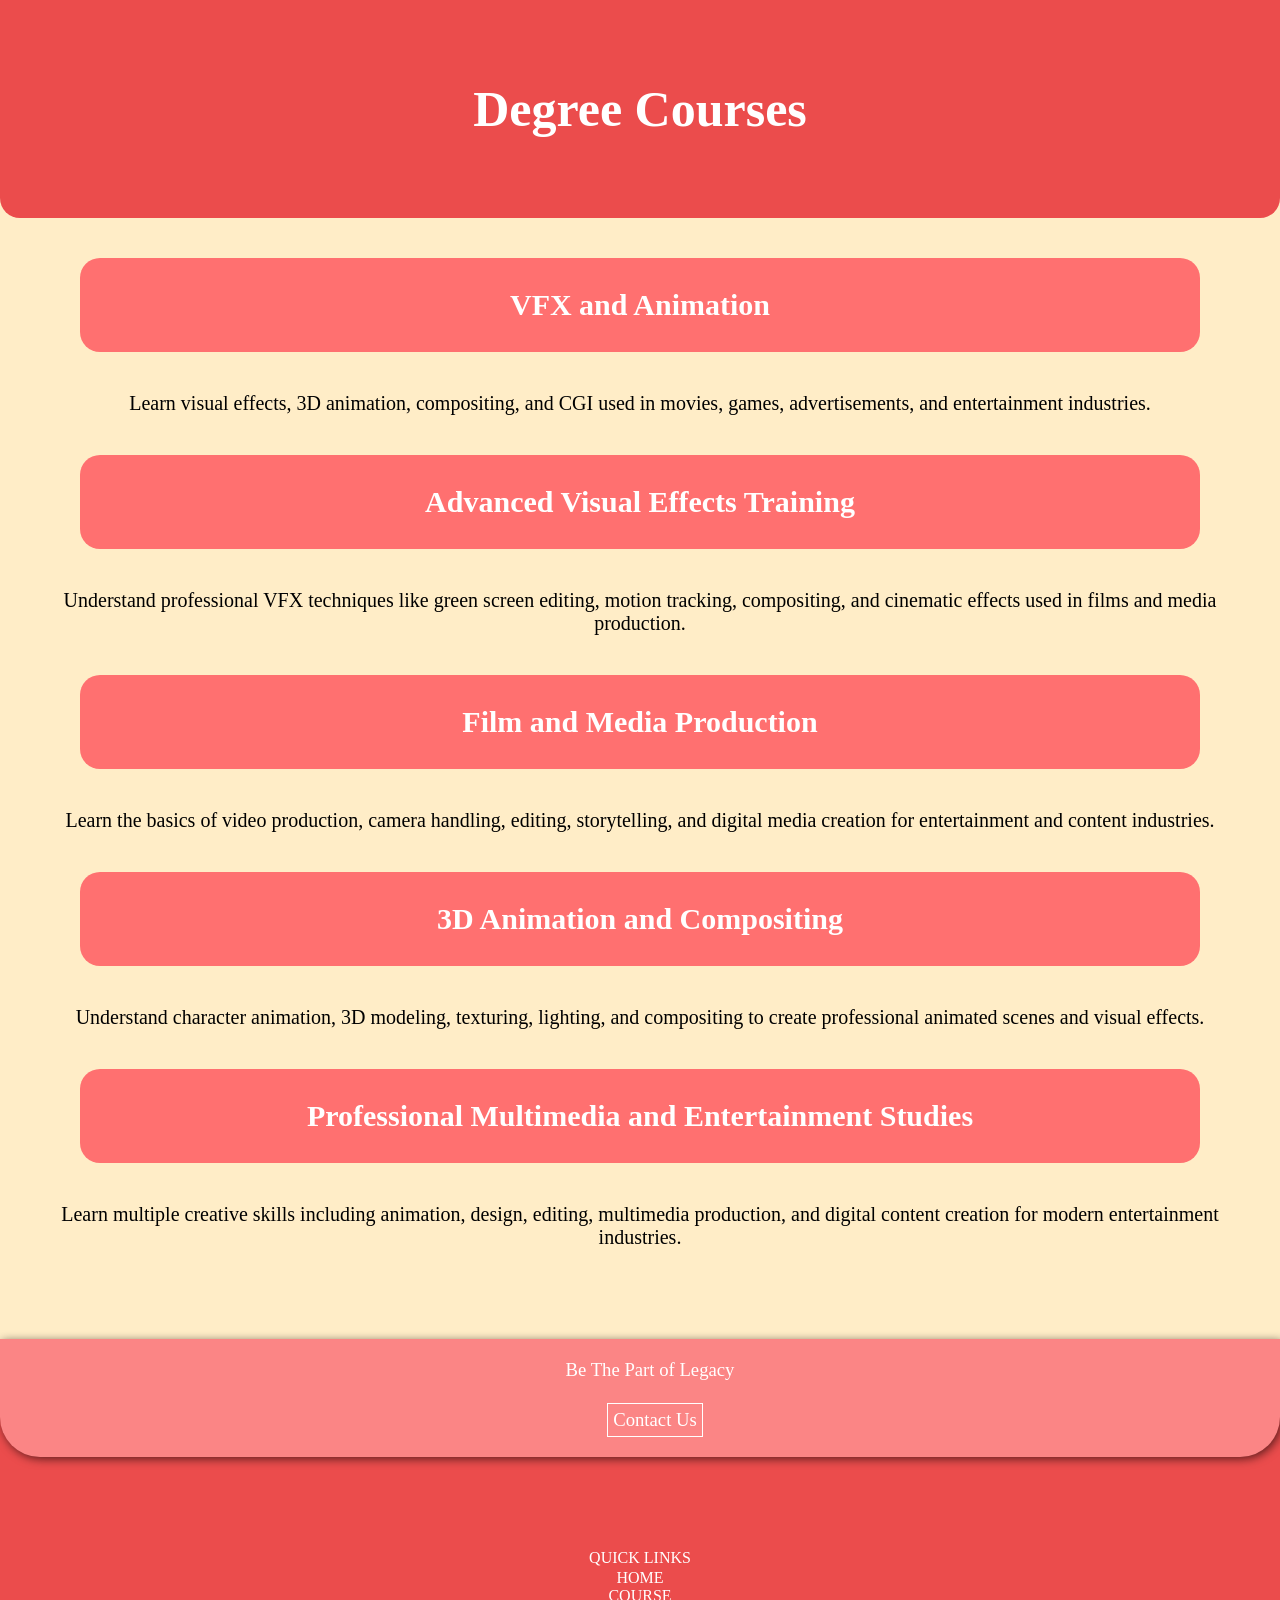
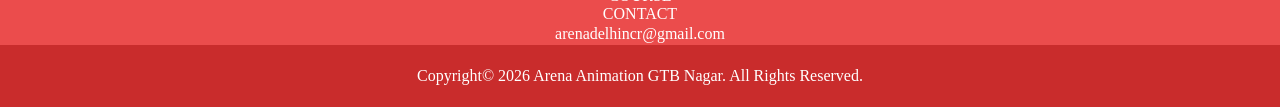
<file: deegree.html>
<!DOCTYPE html>
<html lang="en">
<head>
    <meta charset="UTF-8">
    <meta name="viewport" content="width=device-width, initial-scale=1.0">
    <title>Courses</title>
</head>
<body>
    <section class="header">
        <h1>Degree Courses</h1>
        <h2>VFX and Animation</h2>
        <p>Learn visual effects, 3D animation, compositing, and CGI used in movies, games, advertisements, and entertainment industries.</p>
    
        <h2>Advanced Visual Effects Training</h2>
        <p>Understand professional VFX techniques like green screen editing, motion tracking, compositing, and cinematic effects used in films and media production.</p>
        
        <h2>Film and Media Production</h2>
        <p>Learn the basics of video production, camera handling, editing, storytelling, and digital media creation for entertainment and content industries.</p>
        
        <h2>3D Animation and Compositing</h2>
        <p>Understand character animation, 3D modeling, texturing, lighting, and compositing to create professional animated scenes and visual effects.</p>
        
        <h2>Professional Multimedia and Entertainment Studies</h2>
        <p>Learn multiple creative skills including animation, design, editing, multimedia production, and digital content creation for modern entertainment industries.</p>
     
        
    
    </section>
     <section class="footer"> 
<footer class="animate__animated animate__fadeInLeftBig">
    <section class="legacy">
      <h1>
        Be The Part of Legacy <br><br><a href="contact.html" class="visit">Contact Us </a></a>
      </h1>
      
      </section>
    <div class="quick">
        <p >
            QUICK LINKS
        </p>
        <ul>
    <li><a href="index.html">HOME</a></li>
                        
                        <li><a href="#COURSE">COURSE</a></li>
                        <li><a href="#CONTACT">CONTACT</a></li>
            </ul>
                    </div>
    
        <p class="email">arenadelhincr@gmail.com</p>
    </div>
    <div class="end">
     <P class="copyright">Copyright&copy; 2026 Arena Animation GTB Nagar. All Rights Reserved.</P>
</div>
</footer>   </section>
</body>
</html>
<style>
    *{
        padding: 0%;
        margin: 0%;
    }
    html{
        scroll-behavior: smooth;
    }
    body{
background:#FFEDC7 ;
    }
    .header h1{font-size: 50px;
        background: #EB4C4C;
        text-align: center;
        color: white;
        padding:80px;
        margin-bottom: 40px;border-bottom-left-radius: 20px;border-bottom-right-radius: 20px;
    }
    .header h2{border-radius: 20px;font-size: 30px;
        margin-left: 80px;margin-right: 80px;
        background:#FF7070 ;text-align: center;padding: 30px;color: white;

    }
    .header p{font-size: 20px;
        text-align: center;
        padding: 40px;
    }.visit:hover{
    border: #f44336;
    background: #f44336;
    color: white;
    transition: 1s ;
}

        .legacy h1{
        background-color:#fb8585;
        padding-bottom: 20px;
        font-weight: 100;color: white;
        padding-top:20px;
        margin-top: 50px;
        /*border-top-left-radius: 20px;*/
        border-bottom-left-radius: 40px;
        border-bottom-right-radius: 40px;
        text-align: center;
        box-shadow: 2px 2px 10px rgba(0, 0, 0, 0.608);
        padding-left: 20px;
        margin-bottom: 70px;
        //box-shadow: 2px 2px 10px black;}
        
 a:link{color:rgb(255, 255, 255);text-decoration:none;}
a:visited{color:rgb(255, 255, 255);}
.foot{
        font-weight: 200;
        padding-top: 20px;
    }
    .quick{
        text-align: center;
        padding-top: 20px;
        font-weight: 200;
    }
    .quick p{
        padding-bottom: 20px;
        
    }
    .footer {
        background: #EB4C4C;
        margin-top: 20px;
    }
    .footer p{
        color:white;
        text-align: center;
        padding:2px ;
    }
    .end{
        background: #c92c2c;
        padding-top: 20px;
        padding-bottom: 20px; 
        font-weight: 200;
     
        
    }.visit{
    display: inline-block;
    text-decoration: none;
    color: white;
    border: 1px solid white;
    padding: 5px;
    background: transparent;
    position: relative;
    cursor: pointer;
    //margin-top:30px ;
   margin-left:10px;
    }
     @media screen and (max-width: 767px){
         body{
background:#FFEDC7 ;
    }
    .header h1{font-size: 40px;
        background: #EB4C4C ;
        text-align: center;
        color: white;
        padding:80px;
        margin-bottom: 40px;border-bottom-left-radius: 20px;border-bottom-right-radius: 20px;
    }
    .header h2{border-radius: 20px;font-size: 26px;
        margin-left: 80px;margin-right: 80px;
        background:#FF7070;text-align: center;padding: 30px;color: white;

    }
    .header p{font-size: 18px;
        text-align: center;
        padding: 40px;
    }.visit:hover{
    border: #f44336;
    background: #f44336;
    color: white;
    transition: 1s ;
}

        .legacy h1{
        background-color:#fb8585;
        padding-bottom: 20px;
        font-weight: 100;color: white;
        padding-top:20px;
        margin-top: 50px;
        font-size: 24px;
        /*border-top-left-radius: 20px;*/
        border-bottom-left-radius: 40px;
        border-bottom-right-radius: 40px;
        text-align: center;
        box-shadow: 2px 2px 10px rgba(0, 0, 0, 0.608);
        padding-left: 20px;
        margin-bottom: 70px;
        //box-shadow: 2px 2px 10px black;}
        
 a:link{color:rgb(255, 255, 255);text-decoration:none;}
a:visited{color:rgb(255, 255, 255);}
.foot{
        font-weight: 200;
        padding-top: 20px;
    }
    .quick{
        text-align: center;
        padding-top: 20px;
        font-weight: 200;
    }
    .quick p{
        padding-bottom: 20px;
        
    }
    .footer {
        background: #EB4C4C;
        margin-top: 20px;
    }
    .footer p{
        color:white;
        text-align: center;
        padding:2px ;
    }
    .end{
        background: #c92c2c;
        padding-top: 20px;
        padding-bottom: 20px; 
        font-weight: 200;font-size: 15px;
     
        
    }.visit{
    display: inline-block;
    text-decoration: none;
    color: white;
    border: 1px solid white;
    padding: 5px;
    background: transparent;
    position: relative;
    cursor: pointer;
    //margin-top:30px ;
   margin-left:10px;
    }
    }
</style>
</file>
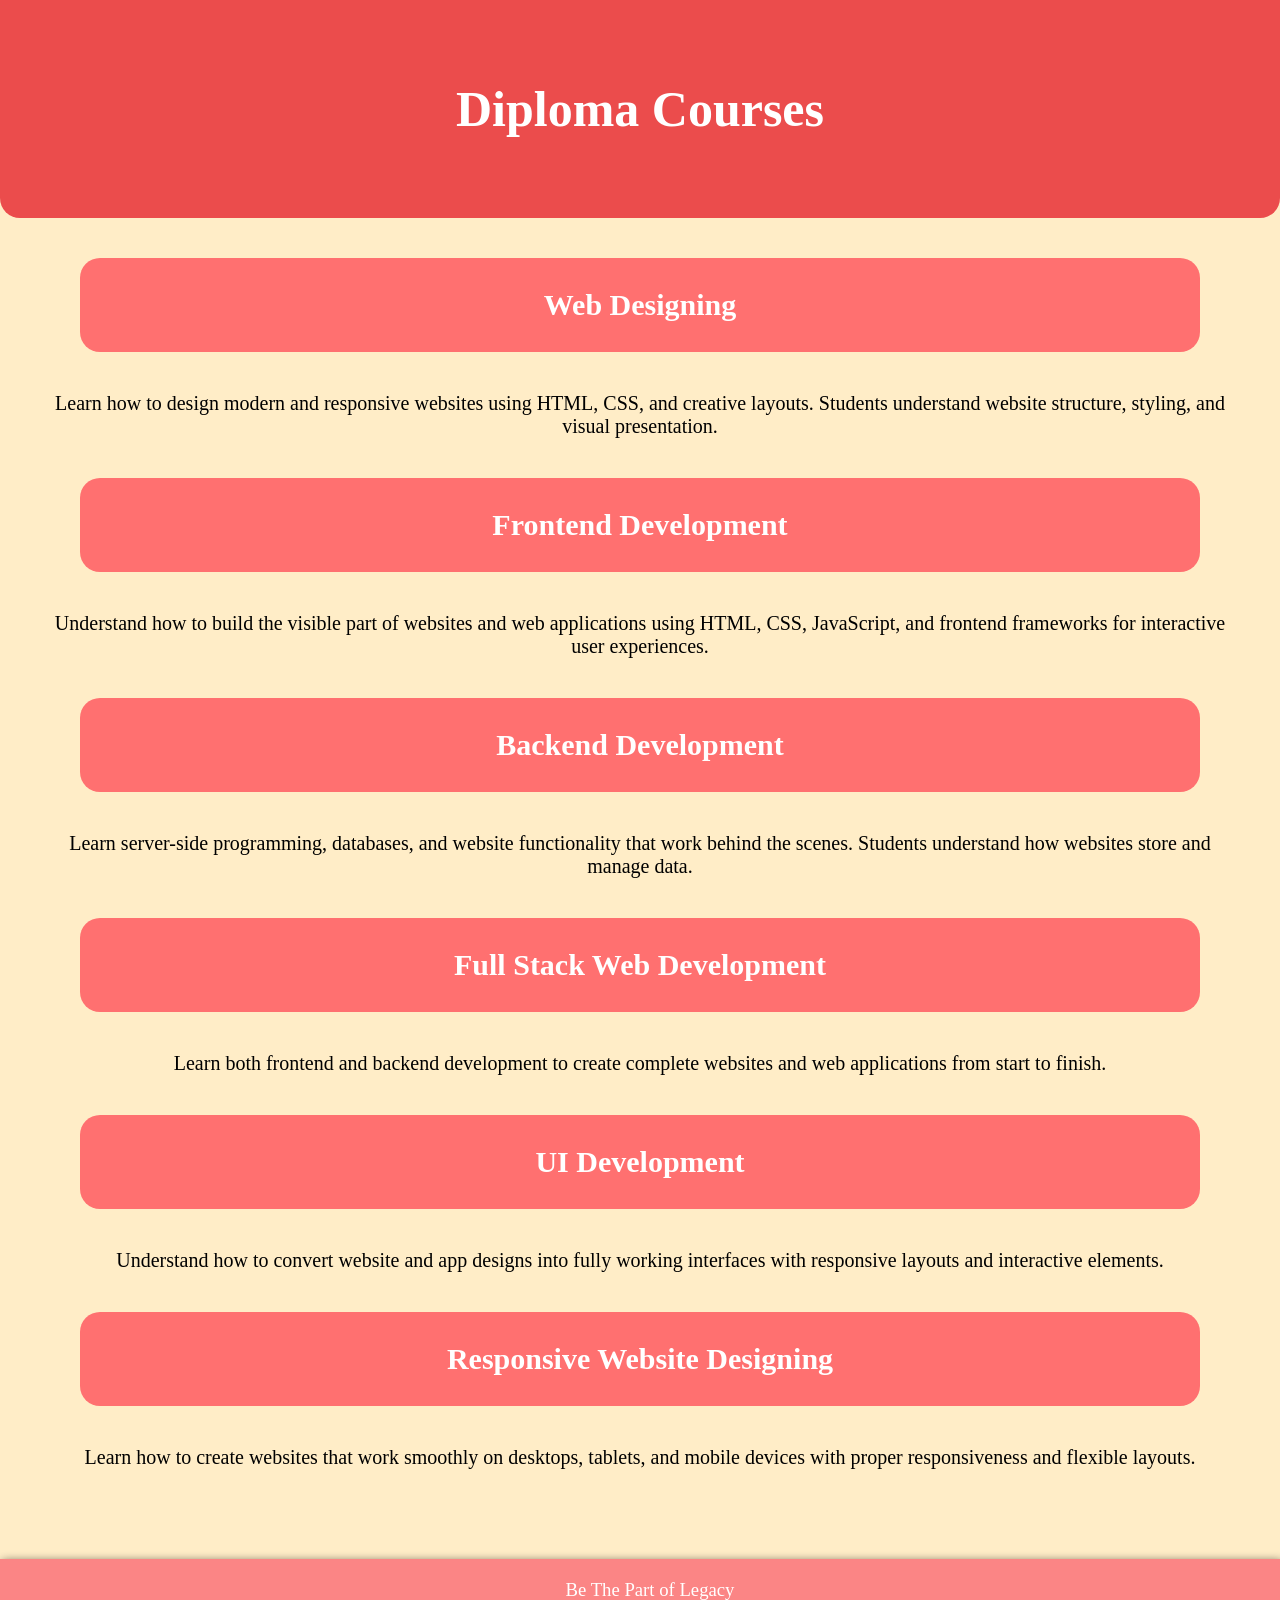
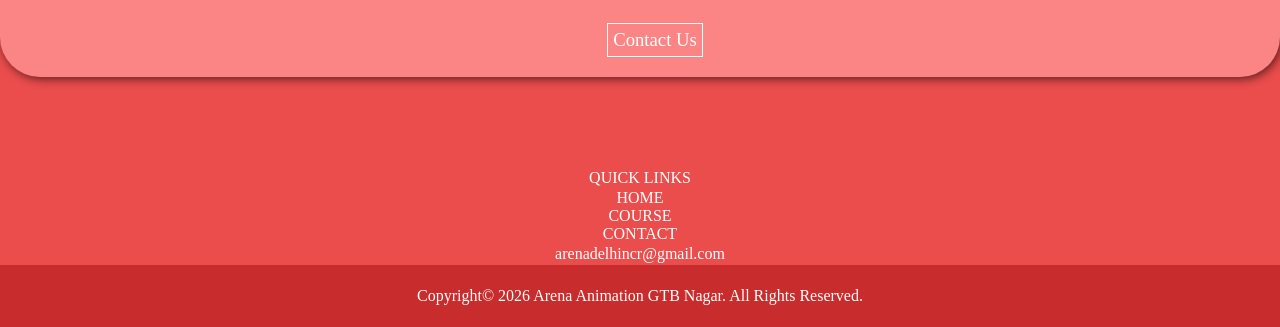
<file: diploma.html>
<!DOCTYPE html>
<html lang="en">
<head>
    <meta charset="UTF-8">
    <meta name="viewport" content="width=device-width, initial-scale=1.0">
    <title>Courses</title>
</head>
<body>
    <section class="header">
        <h1>Diploma Courses</h1>
        <h2>Web Designing</h2>
        <p>Learn how to design modern and responsive websites using HTML, CSS, and creative layouts. Students understand website structure, styling, and visual presentation.</p>
    
        <h2>Frontend Development</h2>
        <p>Understand how to build the visible part of websites and web applications using HTML, CSS, JavaScript, and frontend frameworks for interactive user experiences.</p>
        
        <h2>Backend Development</h2>
        <p>Learn server-side programming, databases, and website functionality that work behind the scenes. Students understand how websites store and manage data.</p>
        
        <h2>Full Stack Web Development</h2>
        <p>Learn both frontend and backend development to create complete websites and web applications from start to finish.</p>
        
        <h2>UI Development</h2>
        <p>Understand how to convert website and app designs into fully working interfaces with responsive layouts and interactive elements.</p>
     
        <h2>Responsive Website Designing</h2>
        <p>Learn how to create websites that work smoothly on desktops, tablets, and mobile devices with proper responsiveness and flexible layouts.</p>
        
    
    </section>
     <section class="footer"> 
<footer class="animate__animated animate__fadeInLeftBig">
    <section class="legacy">
      <h1>
        Be The Part of Legacy <br><br><a href="contact.html" class="visit">Contact Us </a></a>
      </h1>
      
      </section>
    <div class="quick">
        <p >
            QUICK LINKS
        </p>
        <ul>
    <li><a href="index.html">HOME</a></li>
                        
                        <li><a href="course.html">COURSE</a></li>
                        <li><a href="contact.html">CONTACT</a></li>
            </ul>
                    </div>
    
        <p class="email">arenadelhincr@gmail.com</p>
    </div>
    <div class="end">
     <P class="copyright">Copyright&copy; 2026 Arena Animation GTB Nagar. All Rights Reserved.</P>
</div>
</footer>   </section>
</body>
</html>
<style>
    *{
        padding: 0%;
        margin: 0%;
    }
    html{
        scroll-behavior: smooth;
    }
    body{
background:#FFEDC7 ;
    }
    .header h1{font-size: 50px;
        background:#EB4C4C ;
        text-align: center;
        color: white;
        padding:80px;
        margin-bottom: 40px;border-bottom-left-radius: 20px;border-bottom-right-radius: 20px;
    }
    .header h2{border-radius: 20px;font-size: 30px;
        margin-left: 80px;margin-right: 80px;
        background:#FF7070;text-align: center;padding: 30px;color: white;

    }
    .header p{font-size: 20px;
        text-align: center;
        padding: 40px;
    }.visit:hover{
    border: #f44336;
    background: #f44336;
    color: white;
    transition: 1s ;
}

        .legacy h1{
        background-color:#fb8585;
        padding-bottom: 20px;
        font-weight: 100;color: white;
        padding-top:20px;
        margin-top: 50px;
        /*border-top-left-radius: 20px;*/
        border-bottom-left-radius: 40px;
        border-bottom-right-radius: 40px;
        text-align: center;
        box-shadow: 2px 2px 10px rgba(0, 0, 0, 0.608);
        padding-left: 20px;
        margin-bottom: 70px;
        //box-shadow: 2px 2px 10px black;}
        
 a:link{color:rgb(255, 255, 255);text-decoration:none;}
a:visited{color:rgb(255, 255, 255);}
.foot{
        font-weight: 200;
        padding-top: 20px;
    }
    .quick{
        text-align: center;
        padding-top: 20px;
        font-weight: 200;
    }
    .quick p{
        padding-bottom: 20px;
        
    }
    .footer {
        background: #EB4C4C;
        margin-top: 20px;
    }
    .footer p{
        color:white;
        text-align: center;
        padding:2px ;
    }
    .end{
        background: #c92c2c;
        padding-top: 20px;
        padding-bottom: 20px; 
        font-weight: 200;
     
        
    }.visit{
    display: inline-block;
    text-decoration: none;
    color: white;
    border: 1px solid white;
    padding: 5px;
    background: transparent;
    position: relative;
    cursor: pointer;
    //margin-top:30px ;
   margin-left:10px;
    }
     @media screen and (max-width: 767px){
         body{
background:#FFEDC7 ;
    }
    .header h1{font-size: 40px;
        background: #EB4C4C ;
        text-align: center;
        color: white;
        padding:80px;
        margin-bottom: 40px;border-bottom-left-radius: 20px;border-bottom-right-radius: 20px;
    }
    .header h2{border-radius: 20px;font-size: 26px;
        margin-left: 80px;margin-right: 80px;
        background:#FF7070;text-align: center;padding: 30px;color: white;

    }
    .header p{font-size: 18px;
        text-align: center;
        padding: 40px;
    }.visit:hover{
    border: #f44336;
    background: #f44336;
    color: white;
    transition: 1s ;
}

        .legacy h1{
        background-color:#fb8585;
        padding-bottom: 20px;
        font-weight: 100;color: white;
        padding-top:20px;
        margin-top: 50px;
        font-size: 24px;
        /*border-top-left-radius: 20px;*/
        border-bottom-left-radius: 40px;
        border-bottom-right-radius: 40px;
        text-align: center;
        box-shadow: 2px 2px 10px rgba(0, 0, 0, 0.608);
        padding-left: 20px;
        margin-bottom: 70px;
        //box-shadow: 2px 2px 10px black;}
        
 a:link{color:rgb(255, 255, 255);text-decoration:none;}
a:visited{color:rgb(255, 255, 255);}
.foot{
        font-weight: 200;
        padding-top: 20px;
    }
    .quick{
        text-align: center;
        padding-top: 20px;
        font-weight: 200;
    }
    .quick p{
        padding-bottom: 20px;
        
    }
    .footer {
        background: #EB4C4C;
        margin-top: 20px;
    }
    .footer p{
        color:white;
        text-align: center;
        padding:2px ;
    }
    .end{
        background: #c92c2c;
        padding-top: 20px;
        padding-bottom: 20px; 
        font-weight: 200;font-size: 15px;
     
        
    }.visit{
    display: inline-block;
    text-decoration: none;
    color: white;
    border: 1px solid white;
    padding: 5px;
    background: transparent;
    position: relative;
    cursor: pointer;
    //margin-top:30px ;
   margin-left:10px;
    }
    }
</style>
</file>
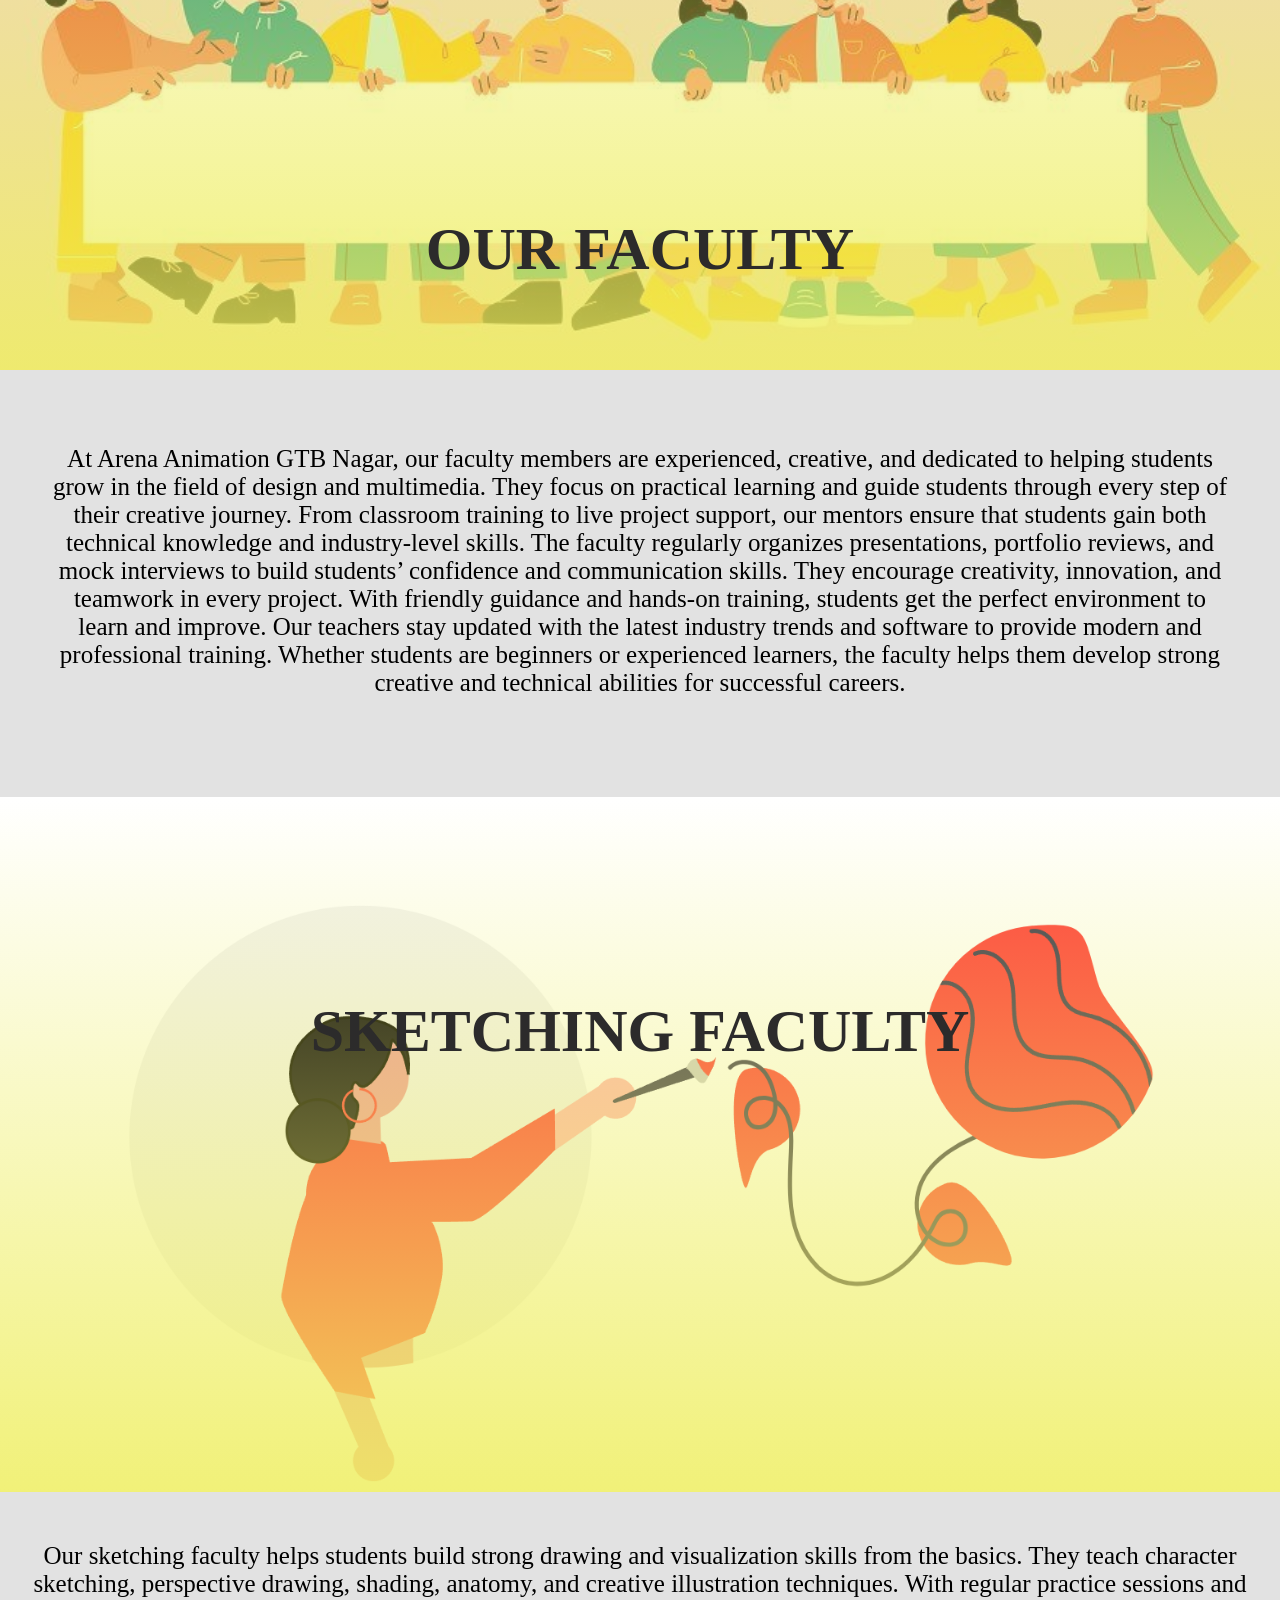
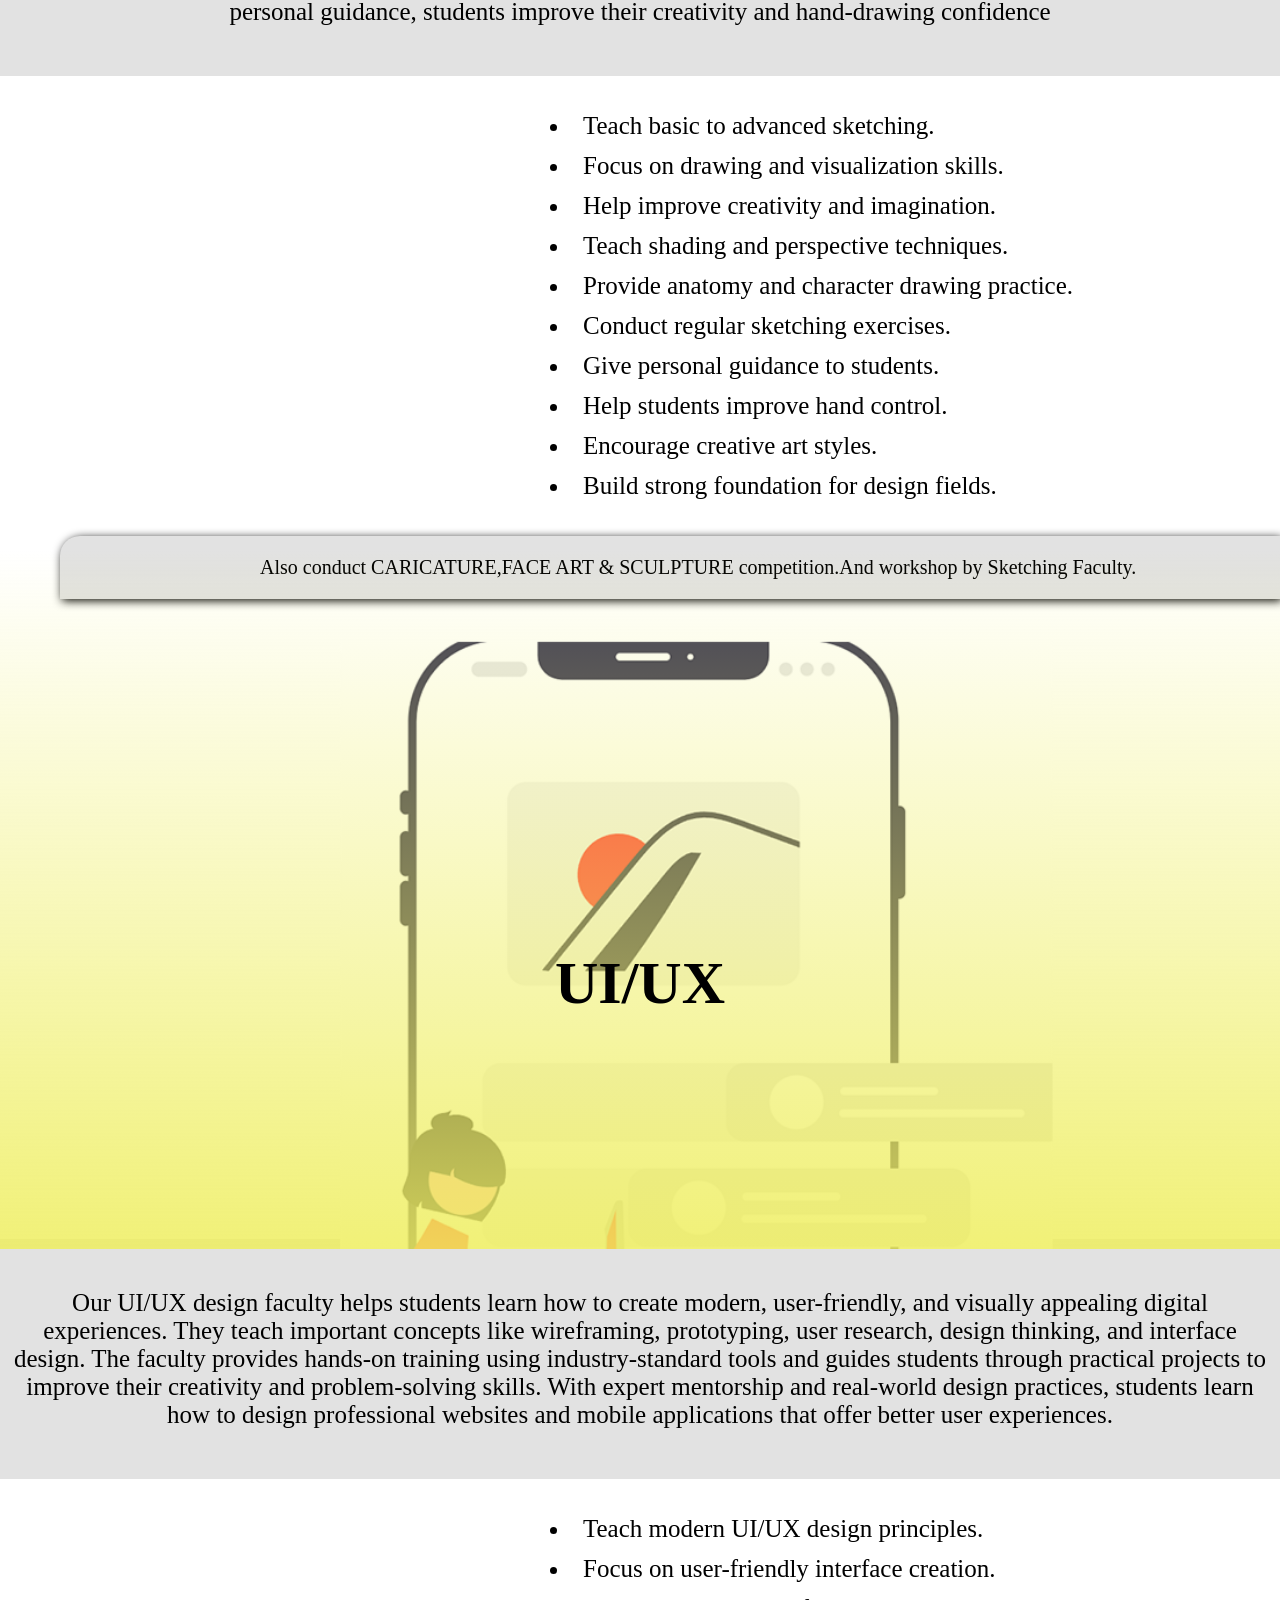
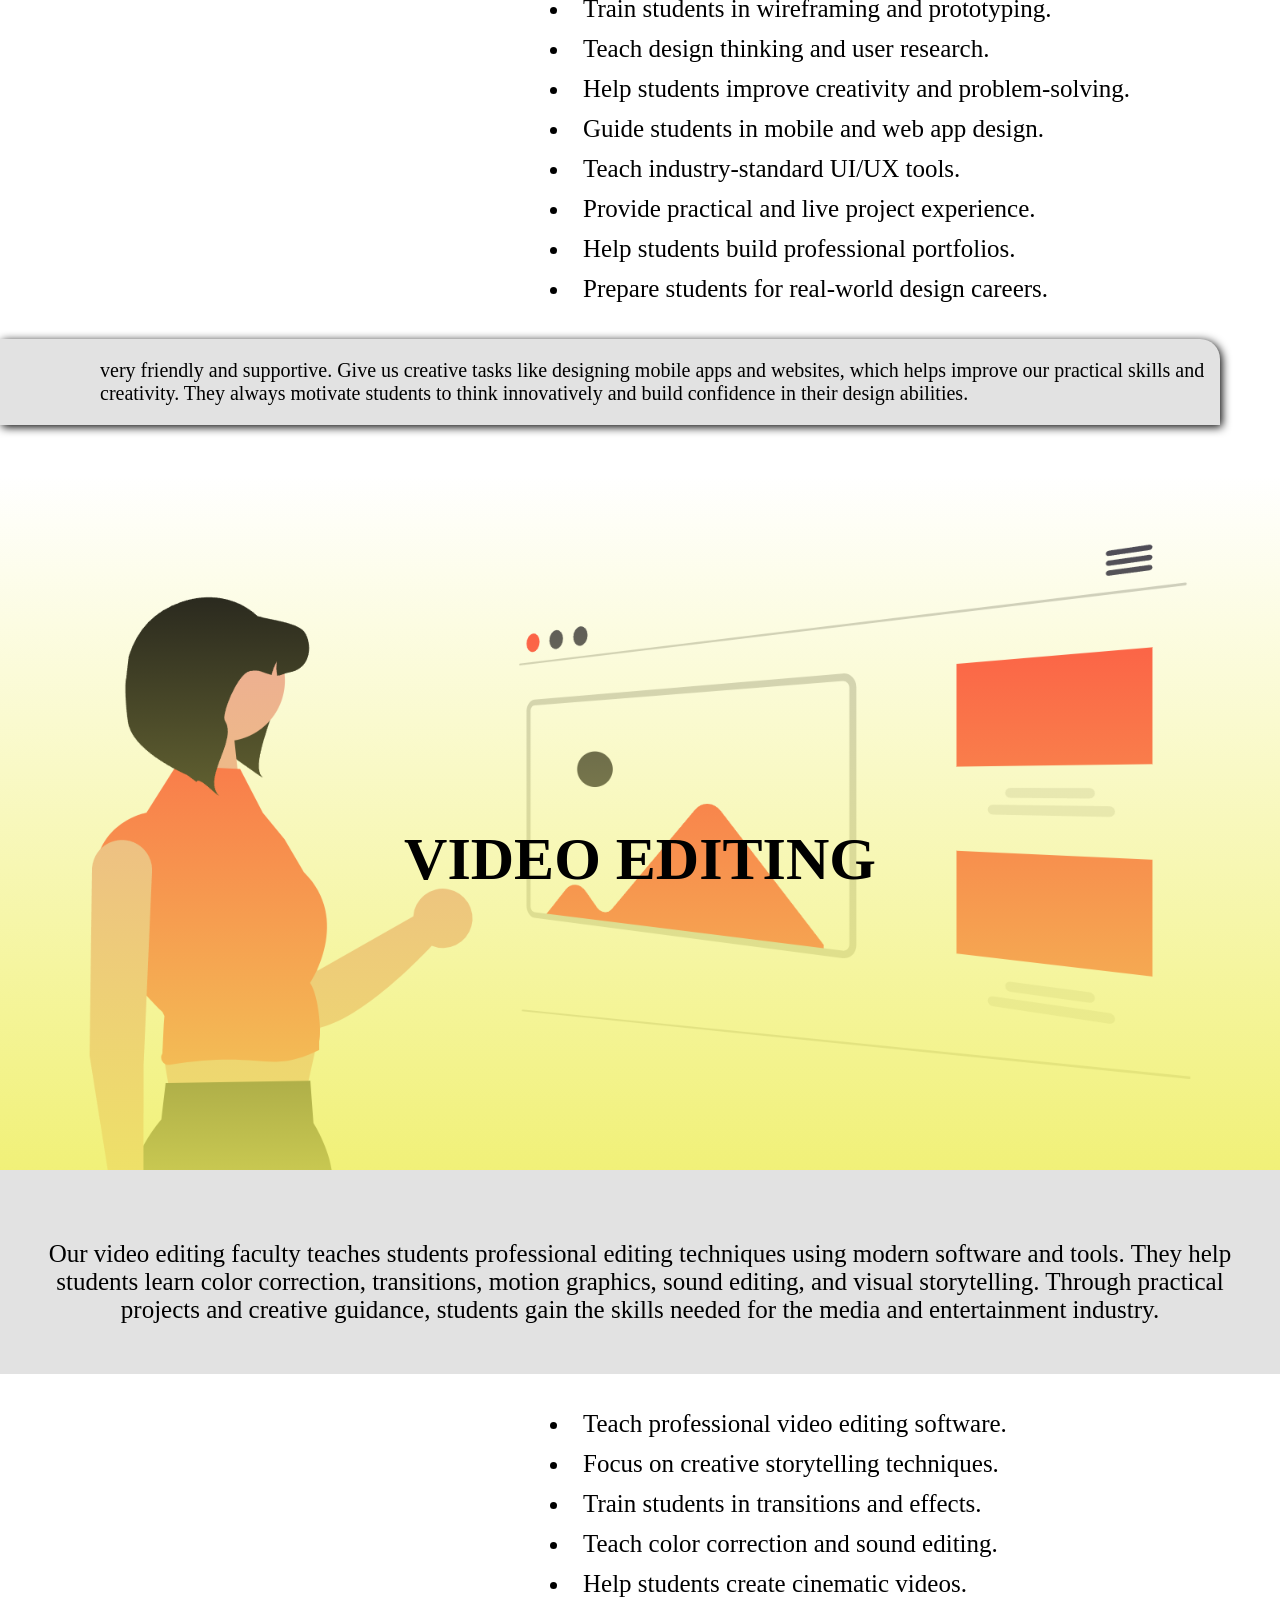
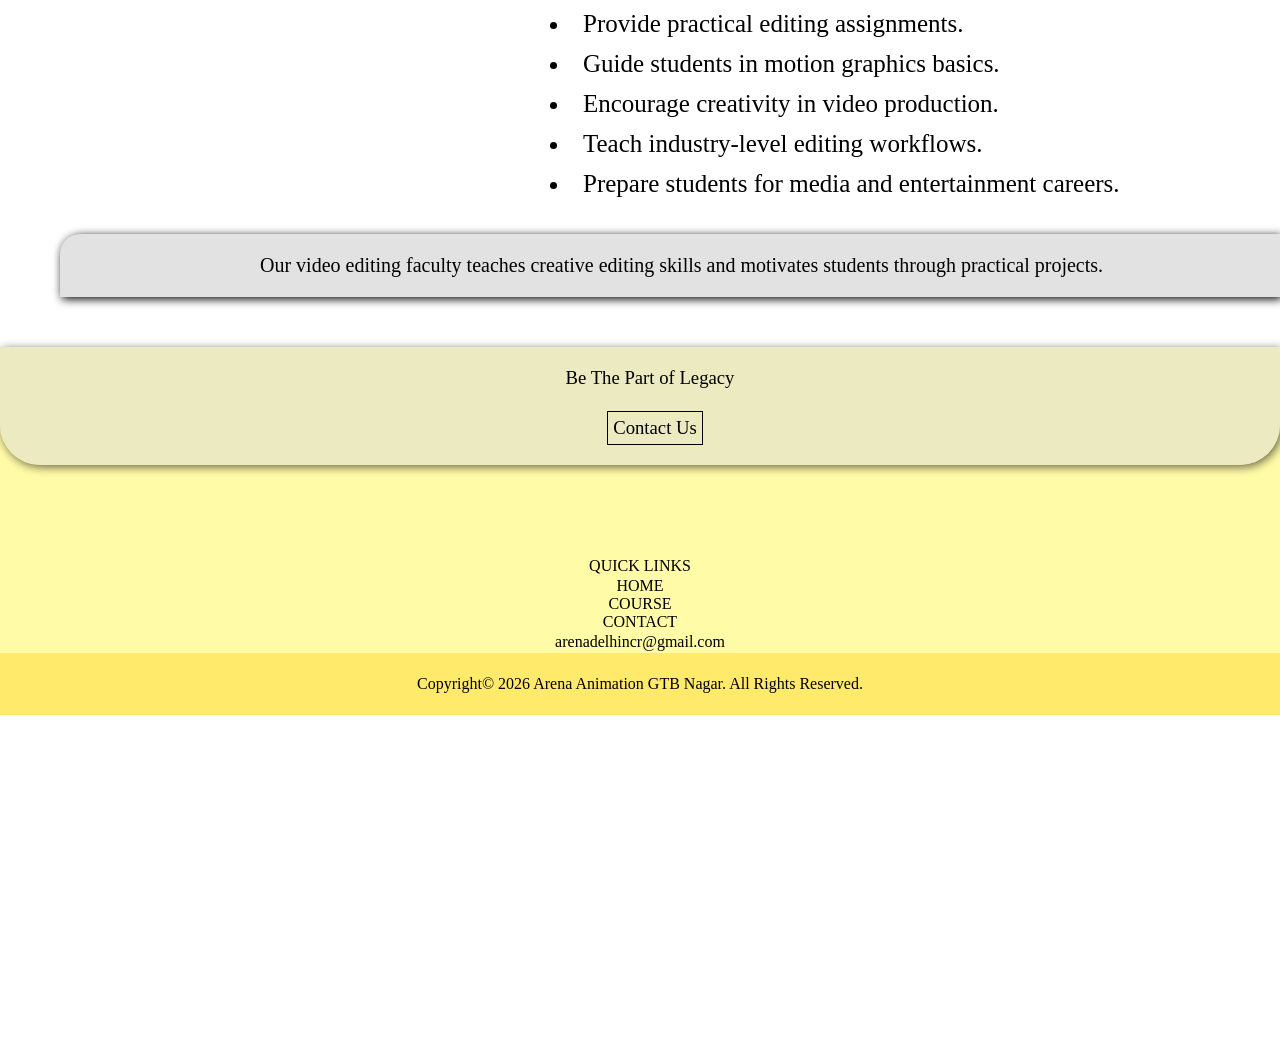
<file: faculty.html>
<!DOCTYPE html>
<html lang="en">
<head>
    <meta charset="UTF-8">
    <meta name="viewport" content="width=device-width, initial-scale=1.0">
    <link rel="stylesheet" href="faculty.css">
    <link rel="preconnect" href="https://fonts.googleapis.com">
<link rel="preconnect" href="https://fonts.gstatic.com" crossorigin>
<link href="https://fonts.googleapis.com/css2?family=Instrument+Serif:ital@0;1&display=swap" rel="stylesheet">
    <link
    rel="stylesheet"
    href="https://cdnjs.cloudflare.com/ajax/libs/animate.css/4.1.1/animate.min.css"
  />
    <title>Our faculty</title>
</head>
<body>
   
    <section class="header">
       
        <h1 class="animate__animated animate__fadeInLeftBig">
            OUR FACULTY
        </h1>
        </a>
        
    </section>
    <section class="wjh">
    <p  class="animate__animated animate__fadeInLeftBig">
            At Arena Animation GTB Nagar, our faculty members are experienced, creative, and dedicated to helping students grow in the field of design and multimedia. They focus on practical learning and guide students through every step of their creative journey. From classroom training to live project support, our mentors ensure that students gain both technical knowledge and industry-level skills. The faculty regularly organizes presentations, portfolio reviews, and mock interviews to build students’ confidence and communication skills. They encourage creativity, innovation, and teamwork in every project. With friendly guidance and hands-on training, students get the perfect environment to learn and improve. Our teachers stay updated with the latest industry trends and software to provide modern and professional training. Whether students are beginners or experienced learners, the faculty helps them develop strong creative and technical abilities for successful careers.
        </p>
        </section>
        <section class="rangrogan">
            <h1  class="animate__animated animate__fadeInLeftBig">
                SKETCHING FACULTY

            </h1>

        </section>
        <section class="r" >
            <p  class="animate__animated animate__fadeInLeftBig">
                Our sketching faculty helps students build strong drawing and visualization skills from the basics. They teach character sketching, perspective drawing, shading, anatomy, and creative illustration techniques. With regular practice sessions and personal guidance, students improve their creativity and hand-drawing confidence
            </p>
            <ul  class="animate__animated animate__fadeInLeftBig">
                <li>Teach basic to advanced sketching.</li>
                <li>Focus on drawing and visualization skills.</li>
                <li>Help improve creativity and imagination.</li>
                <li>Teach shading and perspective techniques.</li>
                <li>Provide anatomy and character drawing practice.</li>
                <li>Conduct regular sketching exercises.</li>
                <li>Give personal guidance to students.</li>
                <li>Help students improve hand control.</li>
                <li>Encourage creative art styles.</li>
                <li>Build strong foundation for design fields.</li>
            </ul>
            </section>
            <p id="al"  >
                Also conduct CARICATURE,FACE ART & SCULPTURE competition.And workshop by Sketching Faculty.
            </p>
            
            <section class="ui">
                <h1 >
                   UI/UX
                </h1>
                </section>
                <section class="ux">
                    <p >Our UI/UX design faculty helps students learn how to create modern, user-friendly, and visually appealing digital experiences. They teach important concepts like wireframing, prototyping, user research, design thinking, and interface design. The faculty provides hands-on training using industry-standard tools and guides students through practical projects to improve their creativity and problem-solving skills. With expert mentorship and real-world design practices, students learn how to design professional websites and mobile applications that offer better user experiences.</p>
                
                    <ul  class="animate__animated animate__fadeInLeftBig">
                <li>Teach modern UI/UX design principles.</li>
                <li>Focus on user-friendly interface creation.</li>
                <li>Train students in wireframing and prototyping.</li>
                <li>Teach design thinking and user research.</li>
                <li>Help students improve creativity and problem-solving.</li>
                <li>Guide students in mobile and web app design.</li>
                <li>Teach industry-standard UI/UX tools.</li>
                <li>Provide practical and live project experience.</li>
                <li>Help students build professional portfolios.</li>
                <li>Prepare students for real-world design careers.</li>
                </ul>
                </section>
         <p id="as"  class="animate__animated animate__fadeInLeftBig">
                 very friendly and supportive. Give us creative tasks like designing mobile apps and websites, which helps improve our practical skills and creativity. They always motivate students to think innovatively and build confidence in their design abilities.
            </p>
             <section class="vd">
                <h1  class="animate__animated animate__fadeInLeftBig">
                   VIDEO EDITING
                </h1>
                </section>
                <section class="de" >
                    <p  class="animate__animated animate__fadeInLeftBig">Our video editing faculty teaches students professional editing techniques using modern software and tools. They help students learn color correction, transitions, motion graphics, sound editing, and visual storytelling. Through practical projects and creative guidance, students gain the skills needed for the media and entertainment industry.</p>
                
                    <ul  class="animate__animated animate__fadeInLeftBig">
                <li>Teach professional video editing software.</li>
                <li>Focus on creative storytelling techniques.</li>
                <li>Train students in transitions and effects.</li>
                <li>Teach color correction and sound editing.</li>
                <li>Help students create cinematic videos.</li>
                <li>Provide practical editing assignments.</li>
                <li>Guide students in motion graphics basics.</li>
                <li>Encourage creativity in video production.</li>
                <li>Teach industry-level editing workflows.</li>
                <li>Prepare students for media and entertainment careers.</li>
                </ul>
                </section>
         <p id="vdi"  class="animate__animated animate__fadeInLeftBig">
                Our video editing faculty teaches creative editing skills and motivates students through practical projects.
            </p>
        
       <section class="footer"> 
<footer class="animate__animated animate__fadeInLeftBig">
    <section class="legacy">
      <h1>
        Be The Part of Legacy <br><br><a href="contact.html" class="visit">Contact Us </a></a>
      </h1>
      
      </section>
    <div class="quick">
        <p >
            QUICK LINKS
        </p>
        <ul>
    <li><a href="index.html">HOME</a></li>
                        
                        <li><a href="#COURSE">COURSE</a></li>
                        <li><a href="#CONTACT">CONTACT</a></li>
            </ul>
                    </div>
    
        <p class="email">arenadelhincr@gmail.com</p>
    </div>
    <div class="end">
     <P class="copyright">Copyright&copy; 2026 Arena Animation GTB Nagar. All Rights Reserved.</P>
</div>
</footer>   </section>
        
</body>
</html>
</file>
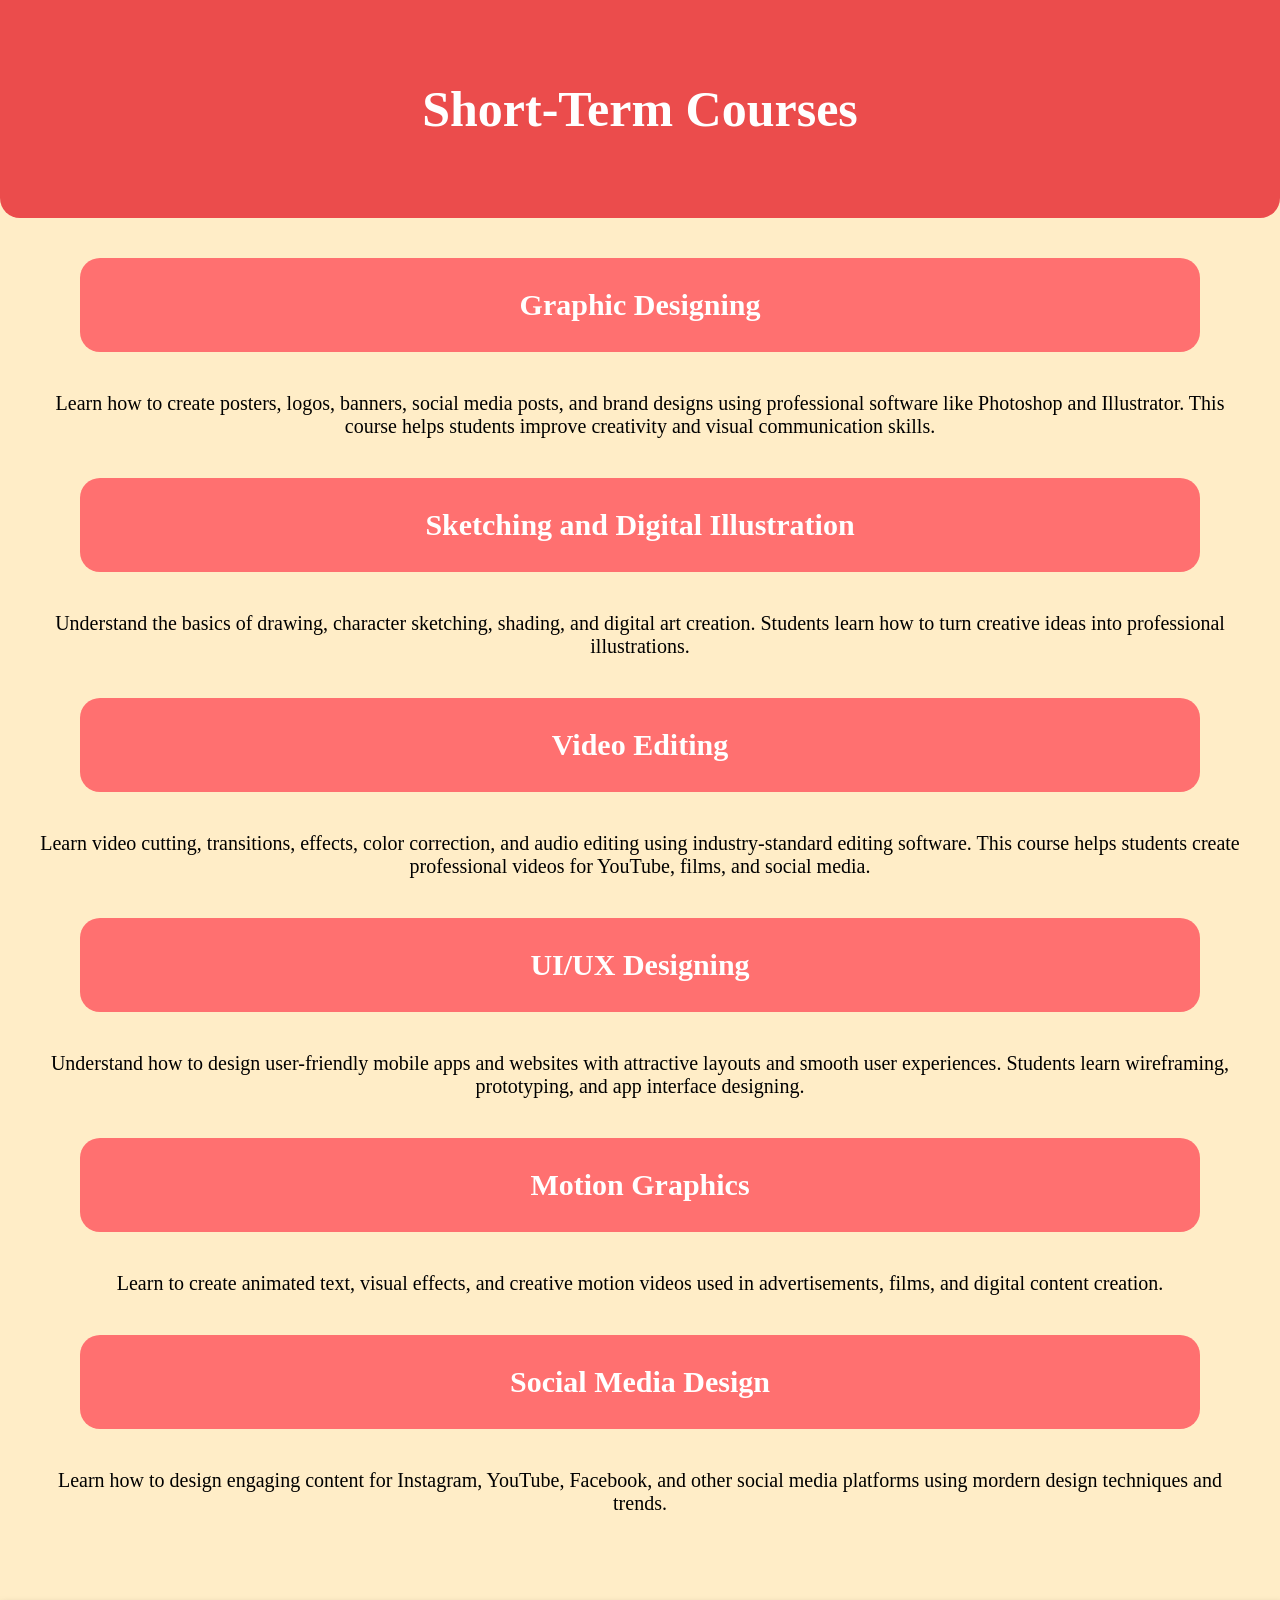
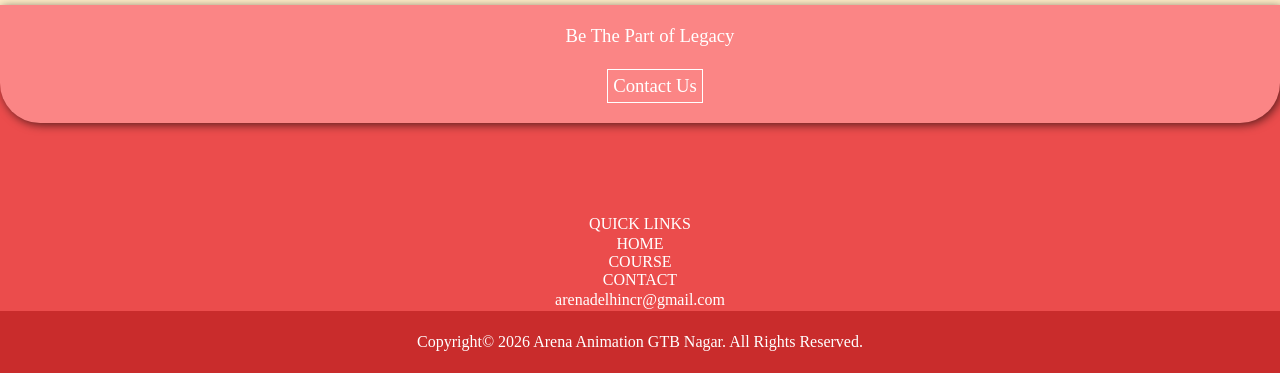
<file: short.html>
<!DOCTYPE html>
<html lang="en">
<head>
    <meta charset="UTF-8">
    <meta name="viewport" content="width=device-width, initial-scale=1.0">
    <title>Courses</title>
</head>
<body>
    <section class="header">
        <h1>Short-Term Courses</h1>
        <h2>Graphic Designing</h2>
        <p>Learn how to create posters, logos, banners, social media posts, and brand designs using professional software like Photoshop and Illustrator. This course helps students improve creativity and visual communication skills.</p>
    
        <h2>Sketching and Digital Illustration</h2>
        <p>Understand the basics of drawing, character sketching, shading, and digital art creation. Students learn how to turn creative ideas into professional illustrations.</p>
        
        <h2>Video Editing</h2>
        <p>Learn video cutting, transitions, effects, color correction, and audio editing using industry-standard editing software. This course helps students create professional videos for YouTube, films, and social media.</p>
        
        <h2>UI/UX Designing</h2>
        <p>Understand how to design user-friendly mobile apps and websites with attractive layouts and smooth user experiences. Students learn wireframing, prototyping, and app interface designing.</p>
        
        <h2>Motion Graphics</h2>
        <p>Learn to create animated text, visual effects, and creative motion videos used in advertisements, films, and digital content creation.</p>
     
        <h2>Social Media Design</h2>
        <p>
            Learn how to design engaging content for Instagram, YouTube, Facebook, and other social media platforms using mordern design techniques and trends.
        </p>
    
    </section>
     <section class="footer"> 
<footer class="animate__animated animate__fadeInLeftBig">
    <section class="legacy">
      <h1>
        Be The Part of Legacy <br><br><a href="contact.html" class="visit">Contact Us </a></a>
      </h1>
      
      </section>
    <div class="quick">
        <p >
            QUICK LINKS
        </p>
        <ul>
    <li><a href="index.html">HOME</a></li>
                        
                        <li><a href="#COURSE">COURSE</a></li>
                        <li><a href="#CONTACT">CONTACT</a></li>
            </ul>
                    </div>
    
        <p class="email">arenadelhincr@gmail.com</p>
    </div>
    <div class="end">
     <P class="copyright">Copyright&copy; 2026 Arena Animation GTB Nagar. All Rights Reserved.</P>
</div>
</footer>   </section>
</body>
</html>
<style>
    *{
        padding: 0%;
        margin: 0%;
    }
    html{
        scroll-behavior: smooth;
    }
    body{
background:#FFEDC7 ;
    }
    .header h1{font-size: 50px;
        background: #EB4C4C ;
        text-align: center;
        color: white;
        padding:80px;
        margin-bottom: 40px;border-bottom-left-radius: 20px;border-bottom-right-radius: 20px;
    }
    .header h2{border-radius: 20px;font-size: 30px;
        margin-left: 80px;margin-right: 80px;
        background:#FF7070;text-align: center;padding: 30px;color: white;

    }
    .header p{font-size: 20px;
        text-align: center;
        padding: 40px;
    }.visit:hover{
    border: #f44336;
    background: #f44336;
    color: white;
    transition: 1s ;
}

        .legacy h1{
        background-color:#fb8585;
        padding-bottom: 20px;
        font-weight: 100;color: white;
        padding-top:20px;
        margin-top: 50px;
        /*border-top-left-radius: 20px;*/
        border-bottom-left-radius: 40px;
        border-bottom-right-radius: 40px;
        text-align: center;
        box-shadow: 2px 2px 10px rgba(0, 0, 0, 0.608);
        padding-left: 20px;
        margin-bottom: 70px;
        //box-shadow: 2px 2px 10px black;}
        
 a:link{color:rgb(255, 255, 255);text-decoration:none;}
a:visited{color:rgb(255, 255, 255);}
.foot{
        font-weight: 200;
        padding-top: 20px;
    }
    .quick{
        text-align: center;
        padding-top: 20px;
        font-weight: 200;
    }
    .quick p{
        padding-bottom: 20px;
        
    }
    .footer {
        background: #EB4C4C;
        margin-top: 20px;
    }
    .footer p{
        color:white;
        text-align: center;
        padding:2px ;
    }
    .end{
        background: #c92c2c;
        padding-top: 20px;
        padding-bottom: 20px; 
        font-weight: 200;
     
        
    }.visit{
    display: inline-block;
    text-decoration: none;
    color: white;
    border: 1px solid white;
    padding: 5px;
    background: transparent;
    position: relative;
    cursor: pointer;
    //margin-top:30px ;
   margin-left:10px;
    }
    @media screen and (max-width: 767px){
         body{
background:#FFEDC7 ;
    }
    .header h1{font-size: 40px;
        background: #EB4C4C ;
        text-align: center;
        color: white;
        padding:80px;
        margin-bottom: 40px;border-bottom-left-radius: 20px;border-bottom-right-radius: 20px;
    }
    .header h2{border-radius: 20px;font-size: 26px;
        margin-left: 80px;margin-right: 80px;
        background:#FF7070;text-align: center;padding: 30px;color: white;

    }
    .header p{font-size: 18px;
        text-align: center;
        padding: 40px;
    }.visit:hover{
    border: #f44336;
    background: #f44336;
    color: white;
    transition: 1s ;
}

        .legacy h1{
        background-color:#fb8585;
        padding-bottom: 20px;
        font-weight: 100;color: white;
        padding-top:20px;
        margin-top: 50px;
        font-size: 24px;
        /*border-top-left-radius: 20px;*/
        border-bottom-left-radius: 40px;
        border-bottom-right-radius: 40px;
        text-align: center;
        box-shadow: 2px 2px 10px rgba(0, 0, 0, 0.608);
        padding-left: 20px;
        margin-bottom: 70px;
        //box-shadow: 2px 2px 10px black;}
        
 a:link{color:rgb(255, 255, 255);text-decoration:none;}
a:visited{color:rgb(255, 255, 255);}
.foot{
        font-weight: 200;
        padding-top: 20px;
    }
    .quick{
        text-align: center;
        padding-top: 20px;
        font-weight: 200;
    }
    .quick p{
        padding-bottom: 20px;
        
    }
    .footer {
        background: #EB4C4C;
        margin-top: 20px;
    }
    .footer p{
        color:white;
        text-align: center;
        padding:2px ;
    }
    .end{
        background: #c92c2c;
        padding-top: 20px;
        padding-bottom: 20px; 
        font-weight: 200;font-size: 15px;
     
        
    }.visit{
    display: inline-block;
    text-decoration: none;
    color: white;
    border: 1px solid white;
    padding: 5px;
    background: transparent;
    position: relative;
    cursor: pointer;
    //margin-top:30px ;
   margin-left:10px;
    }
    }
</style>
</file>
<file: choose.css>
*{
    margin: 0;
    padding: 0%;
    }
    html{
        scroll-behavior: smooth;
    }
    .header{
        
    min-height: 700px;
    width: 100%;
    background-image: linear-gradient(rgba(238, 238, 93, 0.839),rgba(238, 238, 93, 0.839)),url(images/why.png);
    background-size: cover;
    position: relative;
    margin-bottom: 25px
}
    .header h1{
        text-align: center;
        padding-top: 250px;
        font-size: 100px;
        
    }
    ul li{
        padding-left: 40px;
        list-style-position: inside;
        margin-left: 400px;
        font-size: 25px;
        line-height: 40px;
       
    }
    .reasons p{
text-align: center;
margin: auto;
margin-top: -25px;
background: #e7e7e7d9; 
padding: 30px; 
padding-top: 40px;
padding-bottom: 35px; 
font-size: 20px; 
gap: 20px;
margin-bottom: 30px;
}
.reasons h1{
    margin-left: 35px;
    margin-bottom: 40px;
    font-weight: 500;
    font-size: ;
    text-align: center;
}
.footer {
        background: #FFFBA7;
        margin-top: 20px;
    }
    .footer p{
        color:rgb(0, 0, 0);
        text-align: center;
        padding:2px ;
    }
    .end{
        background: #FFEA6C;
        padding-top: 20px;
        padding-bottom: 20px; 
        font-weight: 200;
        color: white;
        
    }
    .legacy h1{
        background-color:#e7e7e7d9 ;
        padding-bottom: 20px;
        padding-top:20px;
        margin-top: 50px;
        border-top-left-radius: 20px;
        border-bottom-left-radius: 20px;
        text-align: left;
        padding-left: 20px;
        margin-bottom: 70px;
        box-shadow: 2px 2px 10px black;

    }
    .visit{
    display: inline-block;
    text-decoration: none;
    color: black;
    border: 1px solid black;
    padding: 5px;
    background: transparent;
    position: relative;
    cursor: pointer;
    //margin-top:30px ;
   margin-left: 45%;

}
.visit:hover{
    border: #f44336;
    background: #f44336;
    color: white;
    transition: 1s ;
}
    .foot{
        font-weight: 200;
        padding-top: 20px;
    }
    .quick{
        text-align: center;
        padding-top: 20px;
        font-weight: 200;
    }
    .quick p{
        padding-bottom: 20px;
        color: rgb(0, 0, 0);
    }
    a:link{color:rgb(0, 0, 0);text-decoration:none;}
a:visited{color:rgb(0, 0, 0);}
 @media screen and (max-width: 767px){
    .header{
    background-size: contain;
        background-repeat: no-repeat;
        background-position: bottom;
        object-fit: contain;
        min-height: auto;
        width: 100%;
        
}
.header h1{
        text-align: center;
        padding-top: 150px;
        padding-bottom: 150px;
        font-size: 50px;
        
    }
    ul li{
        padding-left: 15px;padding-right: 15px;
        list-style-position: inside;
        margin-left: 0px;
        font-size: 20px;
        line-height: 30px;
       
    }
    .reasons p{
text-align: center;
margin: auto;
margin-top: -25px;
background: #e7e7e7d9; 
padding: 30px; 
padding-top: 40px;
padding-bottom: 35px; 
font-size: 20px; 
gap: 20px;
margin-bottom: 30px;
}
.reasons h1{
    
    padding-left:10px ;
    padding-right: 10px;
    margin-bottom: 40px;
    font-weight: 500;
    font-size: ;
    text-align: center;
}
.footer {
        background: #FFFBA7;
        margin-top: 20px;
    }
    .footer p{
        color:rgb(0, 0, 0);
        text-align: center;
        padding:2px ;
    }
    .end{
        background: #FFEA6C;
        padding-top: 20px;
        padding-bottom: 20px; 
        font-weight: 200;
        color: white;
        
    }
    .legacy h1{
        background-color:#e7e7e7d9 ;
        padding-bottom: 20px;
        padding-top:20px;
        margin-top: 50px;
        border-top-left-radius: 20px;
        border-bottom-left-radius: 20px;
        text-align: left;
        padding-left: 20px;
        font-size: 20px;
        margin-bottom: 70px;
        box-shadow: 2px 2px 10px black;

    }
    .visit{
    display: inline-block;
    text-decoration: none;
    color: black;
    border: 1px solid black;
    padding: 5px;
    background: transparent;
    position: relative;
    cursor: pointer;
    //margin-top:30px ;
   margin-left: 70px;

}
.visit:hover{
    border: #f44336;
    background: #f44336;
    color: white;
    transition: 1s ;
}
    .foot{
        font-weight: 200;
        padding-top: 20px;
    }
    .quick{
        text-align: center;
        padding-top: 20px;
        font-weight: 200;
    }
    .quick p{
        padding-bottom: 20px;
        color: rgb(0, 0, 0);
    }
}
@media only screen and (min-width: 768px) and (max-width: 1024px) {
       .header{
    background-size: contain;
        background-repeat: no-repeat;
        background-position: bottom;
        object-fit: contain;
        min-height: auto;
        width: 100%;
        
}
.header h1{
        text-align: center;
        padding-top: 150px;
        padding-bottom: 150px;
        font-size: 50px;
        
    }
    ul li{
        padding-left: 15px;padding-right: 15px;
        list-style-position: inside;
        margin-left: 0px;
        font-size: 20px;
        line-height: 30px;
       
    }
    .reasons p{
text-align: center;
margin: auto;
margin-top: -25px;
background: #e7e7e7d9; 
padding: 30px; 
padding-top: 40px;
padding-bottom: 35px; 
font-size: 20px; 
gap: 20px;
margin-bottom: 30px;
}
.reasons h1{
    
    padding-left:10px ;
    padding-right: 10px;
    margin-bottom: 40px;
    font-weight: 500;
    font-size: ;
    text-align: center;
}
.footer {
        background: #FFFBA7;
        margin-top: 20px;
    }
    .footer p{
        color:rgb(0, 0, 0);
        text-align: center;
        padding:2px ;
    }
    .end{
        background: #FFEA6C;
        padding-top: 20px;
        padding-bottom: 20px; 
        font-weight: 200;
        color: white;
        
    }
    .legacy h1{
        background-color:#e7e7e7d9 ;
        padding-bottom: 20px;
        padding-top:20px;
        margin-top: 50px;
        border-top-left-radius: 20px;
        border-bottom-left-radius: 20px;
        text-align: left;
        padding-left: 20px;
        font-size: 20px;
        margin-bottom: 70px;
        box-shadow: 2px 2px 10px black;

    }
    .visit{
    display: inline-block;
    text-decoration: none;
    color: black;
    border: 1px solid black;
    padding: 5px;
    background: transparent;
    position: relative;
    cursor: pointer;
    //margin-top:30px ;
   margin-left: 500px;

}
.visit:hover{
    border: #f44336;
    background: #f44336;
    color: white;
    transition: 1s ;
}
    .foot{
        font-weight: 200;
        padding-top: 20px;
    }
    .quick{
        text-align: center;
        padding-top: 20px;
        font-weight: 200;
    }
    .quick p{
        padding-bottom: 20px;
        color: rgb(0, 0, 0);
    }
}
</file>
<file: faculty.css>
*{
    margin: 0%;
    padding: 0%;
}
html{
    scroll-behavior: smooth;
}
.header{
    background-image: linear-gradient(rgba(255, 255, 255, 0),rgba(238, 238, 93, 0.839)),url(images/fahhh.jpg);
     min-height: 700px;
    width: 100%;
    margin-top: -330px;
    background-size: cover;
    position: relative;
    margin-bottom: 25px;
}

.header h1{
    padding-top: 545px;
    text-align: center;
    font-size: 60px;
    color: rgb(44, 43, 43);
}
.wjh{
    background: rgb(226, 226, 226);
    padding: 50px;
    margin-top: -50px;
}
.wjh p{
    font-size: 25px;
    text-align: center;
    padding-top: 50px;
    padding-bottom: 50px;
    }
    .rangrogan{
         background-image: linear-gradient(rgba(255, 255, 255, 0),rgba(238, 238, 93, 0.839)),url(images/ssss.png);
        min-height: 700px;
    width: 100%;
    
    background-size: cover;
    position: relative;
    margin-bottom: 25px;
    }
    .rangrogan h1{
        text-align: center;
        padding-top: 200px;
        font-size: 60px;
        color:rgb(44, 43, 43) ;
    }
    .r p{
        background: rgb(226, 226, 226);
        padding-top: 50px;
        padding-bottom: 50px;
        text-align: center;
        margin-top: -30px;
        padding-left: 10px;
        padding-right: 10px;
        font-size:25px;
    margin-bottom: 30px;}
        .r ul li{
            list-style-position: inside;
            margin-left: 550px;
            font-size: 25px;
            line-height: 40px;
        }
        #al{
             background: rgb(226, 226, 226);
       padding-top: 20px;
       padding-bottom: 20px;

             padding-left: 200px;
             margin-bottom: 50px;
             font-size: 20px;
            margin-top: 30px;
            margin-left: 60px;
            border-top-left-radius: 20px;
            box-shadow: 2px 2px 10px black;

        }

        .ui
        {
         background-image: linear-gradient(rgba(0, 0, 0, 0),rgba(238, 238, 93, 0.839)),url(images/UI.png);   
        margin-top: -100px;
height: 700px;
    width: 100%;
    background-size: cover;
    position: relative;
    }.ui h1{
        text-align: center;
        padding-top: 400px;
        font-size: 60px;
    }
    .ux p{
   background: rgb(226, 226, 226);
        padding-top: 50px;
        padding-bottom: 50px;
        text-align: center;
        margin-top: -10px;
        padding-left: 10px;
        padding-right: 10px;
        font-size:25px;
    margin-bottom: 30px;
        }
        .ux ul li{
            list-style-position: inside;
            margin-left: 550px;
            font-size: 25px;
            line-height: 40px;
        }
         #as{
         background: rgb(226, 226, 226);
       padding-top: 20px;
       padding-bottom: 20px;

             padding-left: 100px;
             margin-bottom: 50px;
             font-size: 20px;
            margin-top: 30px;
            margin-right: 60px;
            border-top-right-radius: 20px;
            box-shadow: 2px 2px 10px black;}

        
        .vd{
            background-image: linear-gradient(rgba(0, 0, 0, 0),rgba(238, 238, 93, 0.839)),url(images/vdd.png);
             min-height: 700px;
    width: 100%;
    
    background-size: cover;
    position: relative;
    margin-bottom: 25px;
        }
        .vd h1{
            text-align: center;
            padding-top: 350px;
            font-size: 60px;

        }
        .de p{
            background: rgb(226, 226, 226);
        padding-top:70px;
        padding-bottom: 50px;
        text-align: center;
        margin-top: -30px;
        padding-left: 20px;
        padding-right: 20px;
        font-size:25px;
    margin-bottom: 30px;
        }
        .legacy h1{
        background-color:#ddddd68e ;
        padding-bottom: 20px;
        font-weight: 100;
        padding-top:20px;
        margin-top: 50px;
        /*border-top-left-radius: 20px;*/
        border-bottom-left-radius: 40px;
        border-bottom-right-radius: 40px;
        text-align: center;
        box-shadow: 2px 2px 10px rgba(0, 0, 0, 0.608);
        padding-left: 20px;
        margin-bottom: 70px;
        //box-shadow: 2px 2px 10px black;

    }
    .top{
        position: fixed;
        bottom: 20px;
        left: 20px;
    }
          .visit{
    display: inline-block;
    text-decoration: none;
    color: black;
    border: 1px solid black;
    padding: 5px;
    background: transparent;
    position: relative;
    cursor: pointer;
    //margin-top:30px ;
   margin-left:10px;

}
.visit:hover{
    border: #f44336;
    background: #f44336;
    color: white;
    transition: 1s ;
}
        .de ul li{
              list-style-position: inside;
            margin-left: 550px;
            font-size: 25px;
            line-height: 40px;
        }
    #vdi{
        background: rgb(226, 226, 226);
       padding-top: 20px;
       padding-bottom: 20px;

             padding-left: 200px;
             margin-bottom: 50px;
             font-size: 20px;
            margin-top: 30px;
            margin-left: 60px;
            border-top-left-radius: 20px;
            box-shadow: 2px 2px 10px black;


    }
    #top{
        font-size: 20px;
        padding-bottom: 50px;
        margin-left: 1400px;
        border: none;
        
    }
       a:link{color:rgb(0, 0, 0);text-decoration:none;}
a:visited{color:rgb(0, 0, 0);}
.foot{
        font-weight: 200;
        padding-top: 20px;
    }
    .quick{
        text-align: center;
        padding-top: 20px;
        font-weight: 200;
    }
    .quick p{
        padding-bottom: 20px;
        color: rgb(0, 0, 0);
    }
    .footer {
        background: #FFFBA7;
        margin-top: 20px;
    }
    .footer p{
        color:rgb(0, 0, 0);
        text-align: center;
        padding:2px ;
    }
    .end{
        background: #FFEA6C;
        padding-top: 20px;
        padding-bottom: 20px; 
        font-weight: 200;
        color: white;
        
    }
             @media screen and (max-width: 767px){
        .header{background-image: none;
    
}
.header h1{
    background:linear-gradient(rgba(255, 255, 255, 0),rgba(238, 238, 93, 0.839));
    font-size: 40px;
    margin-bottom: none;
    padding-bottom: 200px;
    min-height: 2px;
    


}
.wjh{
    background: rgb(226, 226, 226);
    padding: 30px;
    margin-top: -30px;
}
.wjh p{
    font-size: 20px;
    text-align: center;
    padding-top: 50px;
    padding-bottom: 10px;
    margin-top: -50px;
    }
            .rangrogan h1{
        text-align: center;
        padding-top: 200px;
        padding-bottom: 150px;
        font-size: 40px;
        color:rgb(44, 43, 43) ;
    }
    .rangrogan{
        background-size: contain;
        background-repeat: no-repeat;
        background-position: bottom;
        object-fit: contain;
        min-height: auto;
        width: 100%;
        
    }
    .r p{
        background: rgb(226, 226, 226);
        padding-top: 50px;
        padding-bottom: 50px;
        text-align: center;
        margin-top: -30px;
        padding-left: 10px;
        padding-right: 10px;
        font-size:20px;
    margin-bottom: 30px;}
        .r ul li{
            list-style-position: inside;
            margin-left: 30px;
            font-size: 20px;
            
            line-height: 25px;
        }
        #al{
            margin-top: 30px;
            margin-left: 60px;
             background: rgb(226, 226, 226);
            font-size: 19px;
            text-align: center;
            padding: 0%;
            padding-top: 20px;
            padding-bottom: 20px;
                margin-bottom: -200px;
            border-top-left-radius: 20px;
            box-shadow: 2px 2px 10px black;

        }
        .ui{
            margin-top: 0px;
            background-size: contain;
        background-repeat: no-repeat;
        background-position: bottom;
        object-fit: contain;
        height: 90vh;
        width: 100%;
        }
        .ui h1{
            text-align: center;
        padding-top: 400px;
        padding-bottom: 150px;
        font-size: 40px;
        color:rgb(44, 43, 43) 
        }
        .ux p{
           background: rgb(226, 226, 226);
        padding-top: 50px;
        padding-bottom: 50px;
        text-align: center;
        margin-top: -10px;
        padding-left: 10px;
        padding-right: 10px;
        font-size:20px;
    margin-bottom: 30px;
        }
        .ux ul li{
           list-style-position: inside;
            margin-left: 30px;
            font-size: 20px;
            
            line-height: 25px;
        }
            #as{
      margin-top: 30px;
            margin-right: 60px;
             background: rgb(226, 226, 226);
            font-size: 19px;
            text-align: center;
            padding: 5%;
            padding-top: 20px;
            padding-bottom: 20px;
                margin-bottom: 10px;
            border-top-right-radius: 20px;
            box-shadow: 2px 2px 10px black;}
        
    .vd{
            background-image: linear-gradient(rgba(0, 0, 0, 0),rgba(238, 238, 93, 0.839)),url(images/vdd.png);
             min-height: 700px;
    width: 100%;
    
    background-size: cover;
    position: relative;
    margin-bottom: 25px;
        }
        .vd h1{
            text-align: center;
        padding-top: 300px;
        padding-bottom: 150px;
        font-size: 40px;
        color:rgb(44, 43, 43)

        }
        .de p{
            background: rgb(226, 226, 226);
        padding-top: 50px;
        padding-bottom: 50px;
        text-align: center;
        margin-top: -30px;
        padding-left: 10px;
        padding-right: 10px;
        font-size:20px;
    margin-bottom: 30px;
        }
        .legacy h1{
        background-color:#ddddd68e ;
        padding-bottom: 20px;
        font-weight: 100;
        padding-top:20px;
        font-size: 30px;
        margin-top: 50px;
        /*border-top-left-radius: 20px;*/
        border-bottom-left-radius: 40px;
        border-bottom-right-radius: 40px;
        text-align: center;
        box-shadow: 2px 2px 10px rgba(0, 0, 0, 0.608);
        padding-left: 20px;
        margin-bottom: 70px;
        //box-shadow: 2px 2px 10px black;

    }
    
          .visit{
    display: inline-block;
    text-decoration: none;
    color: black;font-size: 20px;
    border: 1px solid black;
    padding: 5px;
    background: transparent;
    position: relative;
    cursor: pointer;
    //margin-top:30px ;
   margin-left:10px;

}
.visit:hover{
    border: #f44336;
    background: #f44336;
    color: white;
    transition: 1s ;
}
        .de ul li{
             list-style-position: inside;
            margin-left: 30px;
            font-size: 20px;
            
            line-height: 25px;
        }
    #vdi{
         margin-top: 30px;
            margin-left: 60px;
             background: rgb(226, 226, 226);
            font-size: 19px;
            text-align: center;
            padding: 2%;
            padding-top: 20px;
            padding-bottom: 20px;
                margin-bottom: 40px;
            border-top-left-radius: 20px;
            box-shadow: 2px 2px 10px black;

    }
 
       a:link{color:rgb(0, 0, 0);text-decoration:none;}
a:visited{color:rgb(0, 0, 0);}
.foot{
        font-weight: 200;
        padding-top: 20px;
    }
    .quick{
        text-align: center;
        padding-top: 20px;
        font-weight: 200;
    }
    .quick p{
        padding-bottom: 20px;
        color: rgb(0, 0, 0);
    }
    .footer {
        background: #FFFBA7;
        margin-top: 20px;
    }
    .footer p{
        color:rgb(0, 0, 0);
        text-align: center;
        padding:2px ;
    }
    .end{
        background: #FFEA6C;
        padding-top: 20px;
        padding-bottom: 20px; 
        font-weight: 200;
        color: white;
        
    }
}
    @media only screen and (min-width: 768px) and (max-width: 1024px) {
.header{
  background-size: contain;
        background-repeat: no-repeat;
        background-position: center;
        object-fit: contain;
        min-height: 100vh;
        width: 100%;
}

.header h1{
   
    text-align: center;
    font-size: 60px;
    color: rgb(44, 43, 43);
}
.wjh{
    background: rgb(226, 226, 226);
    padding: 50px;
    margin-top: -50px;
}
.wjh p{
    font-size: 25px;
    text-align: center;
    padding-top: 50px;
    padding-bottom: 50px;
    }
    .rangrogan{
         background-image: linear-gradient(rgba(255, 255, 255, 0),rgba(238, 238, 93, 0.839)),url(images/ssss.png);
        min-height: 700px;
    width: 100%;
    
    background-size: cover;
    position: relative;
    margin-bottom: 25px;
    }
    .rangrogan h1{
        text-align: center;
        padding-top: 200px;
        font-size: 60px;
        color:rgb(44, 43, 43) ;
    }
    .r p{
        background: rgb(226, 226, 226);
        padding-top: 50px;
        padding-bottom: 50px;
        text-align: center;
        margin-top: -30px;
        padding-left: 10px;
        padding-right: 10px;
        font-size:25px;
    margin-bottom: 30px;}
        .r ul li{
            list-style-position: inside;
            margin-left: 4%;
            font-size: 25px;
            line-height: 40px;
        }
        #al{
             background: rgb(226, 226, 226);
       padding-top: 20px;
       padding-bottom: 20px;
      margin-bottom: 50px;
             font-size: 20px;
            margin-top: 30px;
            padding-left: 2%;
            border-top-left-radius: 20px;
            box-shadow: 2px 2px 10px black;

        }

        .ui
        {
         background-image: linear-gradient(rgba(0, 0, 0, 0),rgba(238, 238, 93, 0.839)),url(images/UI.png);   
        margin-top: -100px;
height: 700px;
    width: 100%;
    background-size: cover;
    position: relative;
    }.ui h1{
        text-align: center;
        padding-top: 400px;
        font-size: 60px;
    }
    .ux p{
   background: rgb(226, 226, 226);
        padding-top: 50px;
        padding-bottom: 50px;
        text-align: center;
        margin-top: -10px;
        padding-left: 10px;
        padding-right: 10px;
        font-size:25px;
    margin-bottom: 30px;
        }
        .ux ul li{
            list-style-position: inside;
            margin-left: 4%;
            font-size: 25px;
            line-height: 40px;
        }
         #as{
         background: rgb(226, 226, 226);
       padding-top: 20px;
       padding-bottom: 20px;

             padding-left: 2%;
             margin-bottom: 50px;
             font-size: 20px;
            margin-top: 30px;
            margin-right: 60px;
            border-top-right-radius: 20px;
            box-shadow: 2px 2px 10px black;}

        
        .vd{
            background-image: linear-gradient(rgba(0, 0, 0, 0),rgba(238, 238, 93, 0.839)),url(images/vdd.png);
             min-height: 700px;
    width: 100%;
    
    background-size: cover;
    position: relative;
    margin-bottom: 25px;
        }
        .vd h1{
            text-align: center;
            padding-top: 350px;
            font-size: 60px;

        }
        .de p{
            background: rgb(226, 226, 226);
        padding-top:70px;
        padding-bottom: 50px;
        text-align: center;
        margin-top: -30px;
        padding-left: 20px;
        padding-right: 20px;
        font-size:25px;
    margin-bottom: 30px;
        }
        .legacy h1{
        background-color:#ddddd68e ;
        padding-bottom: 20px;
        font-weight: 100;
        padding-top:20px;
        margin-top: 50px;
        /*border-top-left-radius: 20px;*/
        border-bottom-left-radius: 40px;
        border-bottom-right-radius: 40px;
        text-align: center;
        box-shadow: 2px 2px 10px rgba(0, 0, 0, 0.608);
        padding-left: 20px;
        margin-bottom: 70px;
        //box-shadow: 2px 2px 10px black;

    }
    .top{
        position: fixed;
        bottom: 20px;
        left: 20px;
    }
          .visit{
    display: inline-block;
    text-decoration: none;
    color: black;
    border: 1px solid black;
    padding: 5px;
    background: transparent;
    position: relative;
    cursor: pointer;
    //margin-top:30px ;
   margin-left:10px;

}
.visit:hover{
    border: #f44336;
    background: #f44336;
    color: white;
    transition: 1s ;
}
        .de ul li{
              list-style-position: inside;
            margin-left: 4%;
            font-size: 25px;
            line-height: 40px;
        }
    #vdi{
        background: rgb(226, 226, 226);
       padding-top: 20px;
       padding-bottom: 20px;

             padding-left: 2%;
             margin-bottom: 50px;
             font-size: 20px;
            margin-top: 30px;
            margin-left: 60px;
            border-top-left-radius: 20px;
            box-shadow: 2px 2px 10px black;


    }
    #top{
        font-size: 20px;
        padding-bottom: 50px;
        margin-left: 1400px;
        border: none;
        
    }
       a:link{color:rgb(0, 0, 0);text-decoration:none;}
a:visited{color:rgb(0, 0, 0);}
.foot{
        font-weight: 200;
        padding-top: 20px;
    }
    .quick{
        text-align: center;
        padding-top: 20px;
        font-weight: 200;
    }
    .quick p{
        padding-bottom: 20px;
        color: rgb(0, 0, 0);
    }
    .footer {
        background: #FFFBA7;
        margin-top: 20px;
    }
    .footer p{
        color:rgb(0, 0, 0);
        text-align: center;
        padding:2px ;
    }
    .end{
        background: #FFEA6C;
        padding-top: 20px;
        padding-bottom: 20px; 
        font-weight: 200;
        color: white;
        
    }}
</file>
